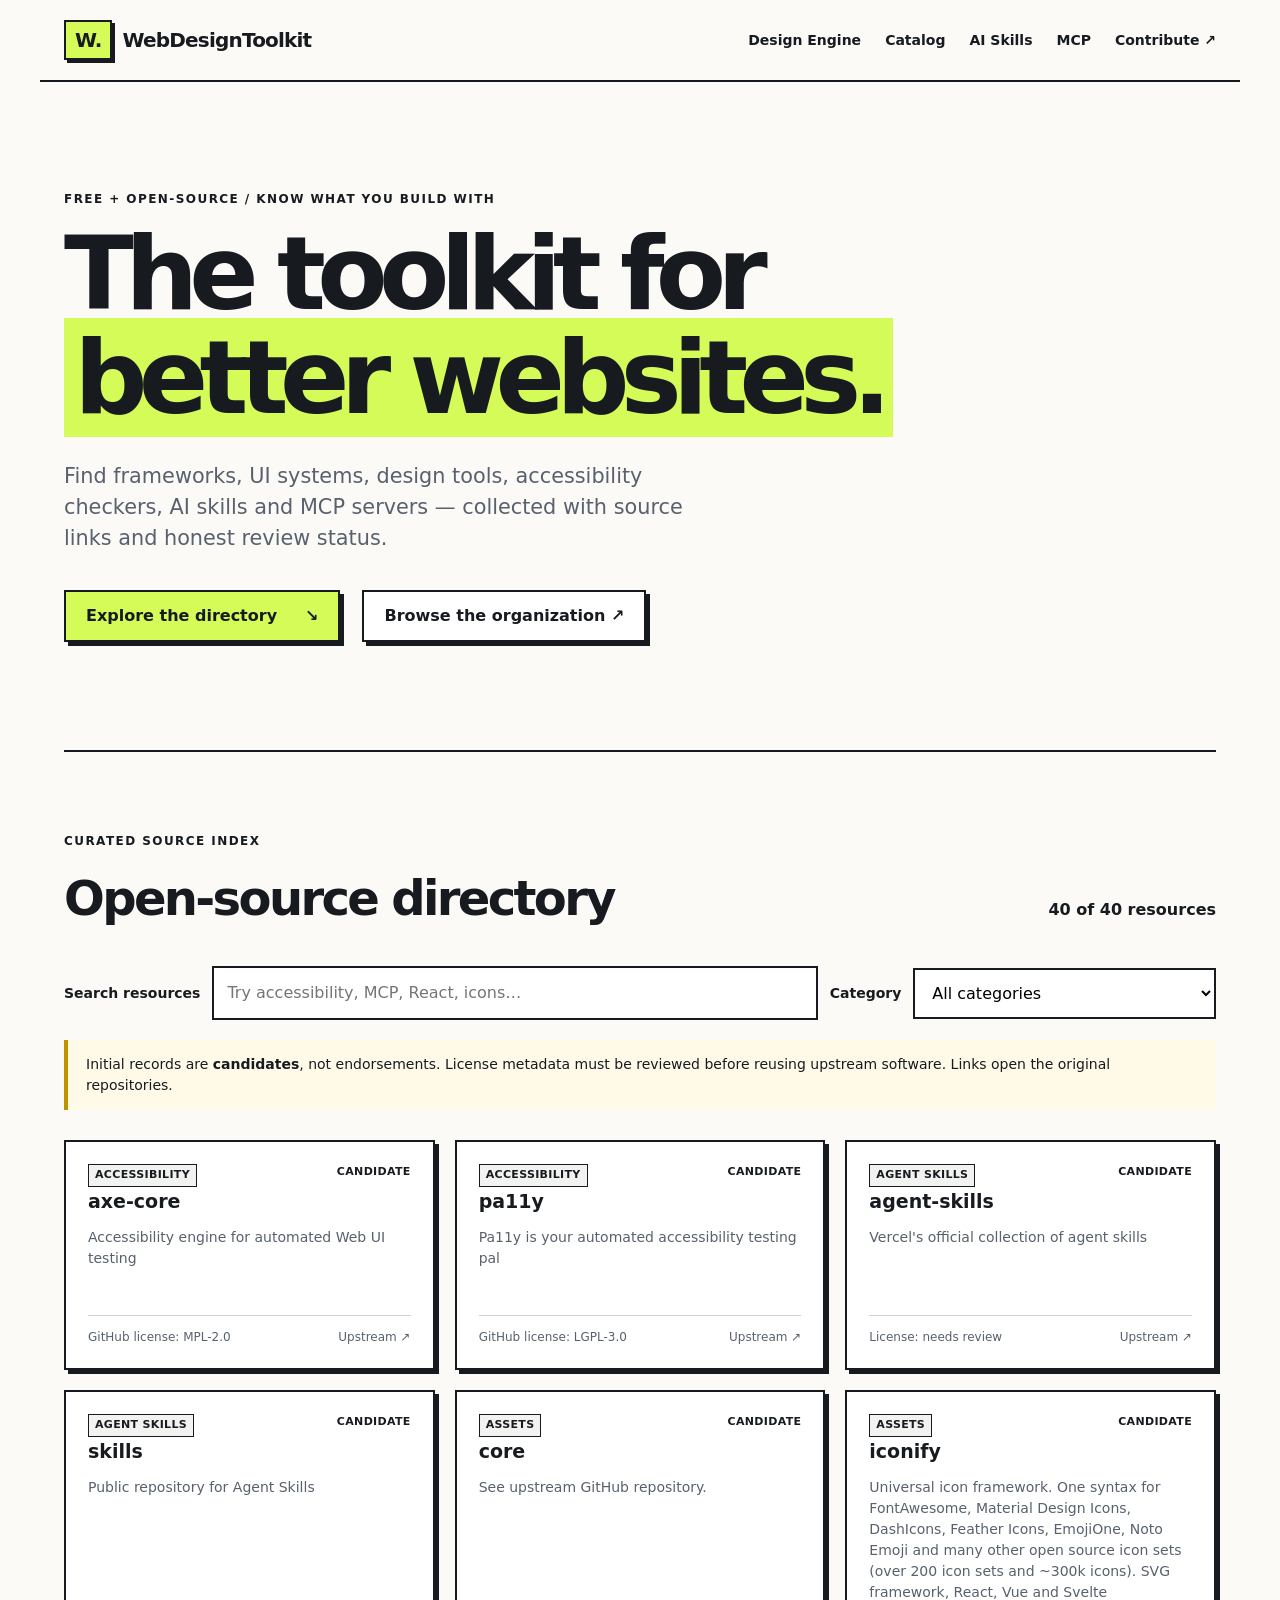
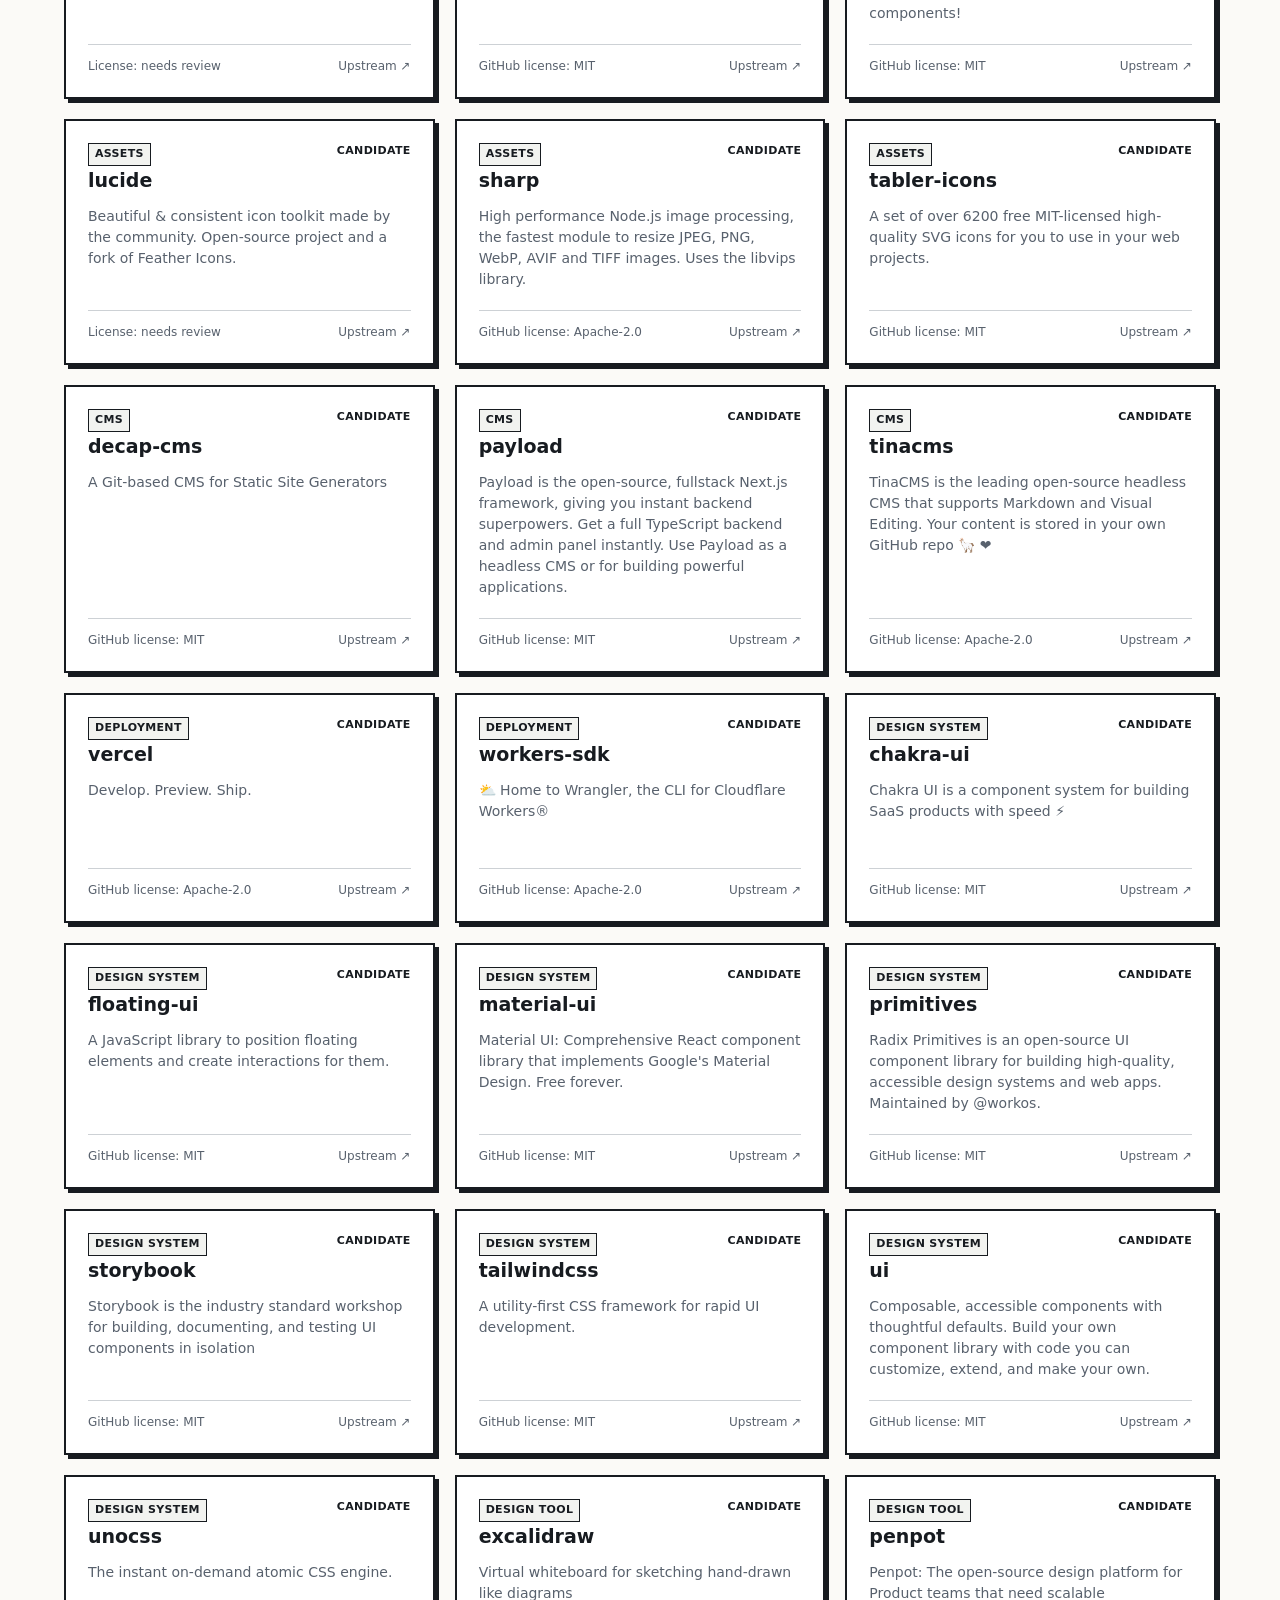
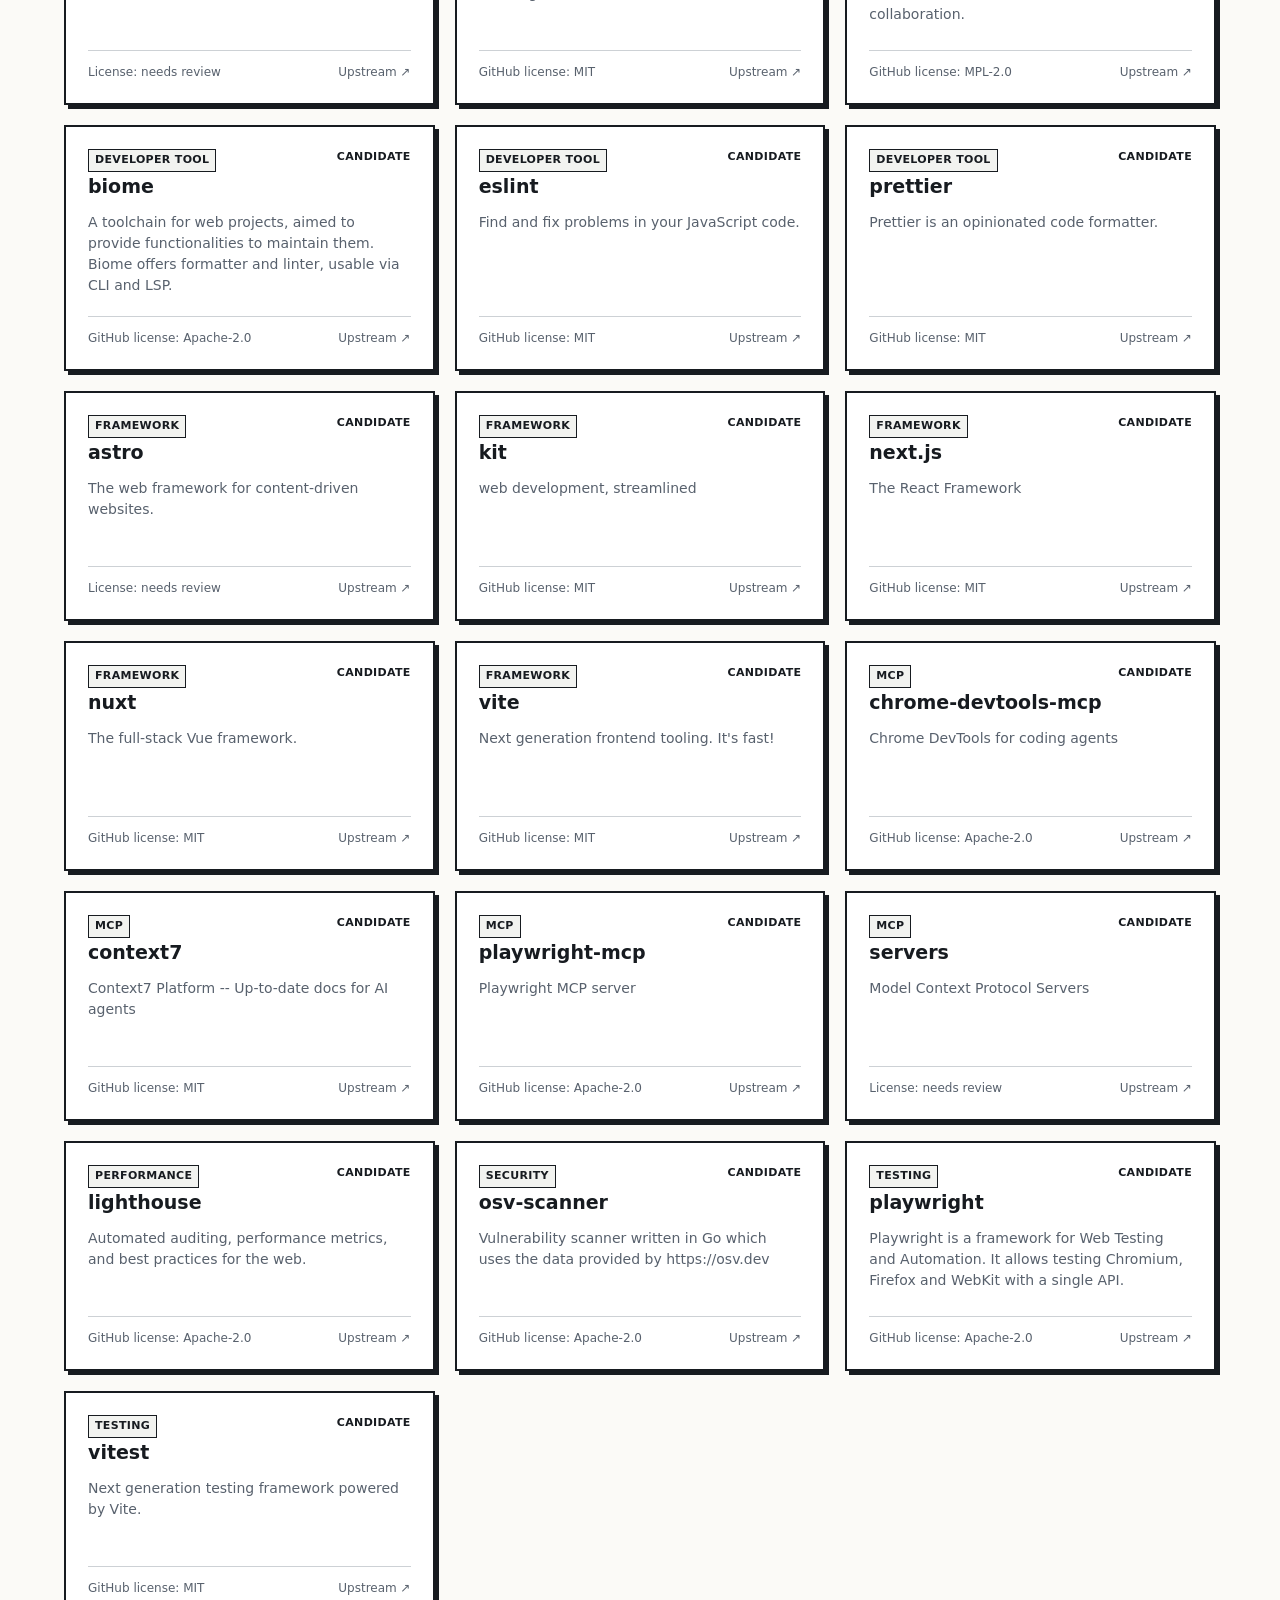
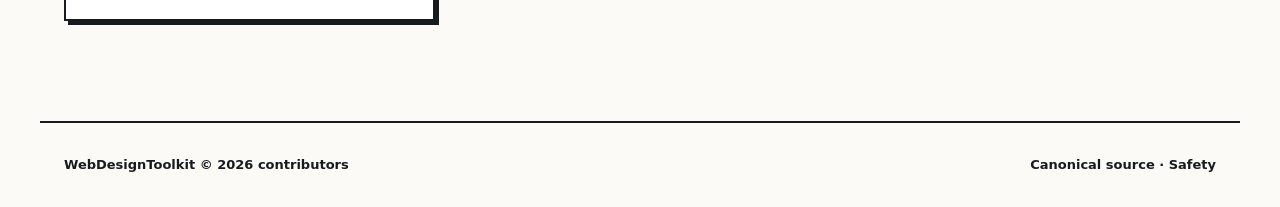
<file: index.html>
<!doctype html>
<html lang="en"><head><meta charset="utf-8"><meta name="viewport" content="width=device-width,initial-scale=1">
<meta name="description" content="Discover free and open-source resources for web design, accessibility, component systems, MCP and AI skills.">
<title>WebDesignToolkit — Open-source tools for better websites</title>
<link rel="icon" href="./favicon.svg" type="image/svg+xml"><link rel="stylesheet" href="./assets/styles.css"></head>
<body><a class="skip" href="#results">Skip to results</a>
<header class="topbar"><a class="brand" href="./" aria-label="WebDesignToolkit home"><span class="mark">W.</span> WebDesignToolkit</a><nav aria-label="Main navigation"><a href="./engine/">Design Engine</a><a href="https://github.com/WebDesignToolkit/catalog">Catalog</a><a href="https://github.com/WebDesignToolkit/skills">AI Skills</a><a href="https://github.com/WebDesignToolkit/mcp-servers">MCP</a><a href="https://github.com/WebDesignToolkit/.github/blob/main/CONTRIBUTING.md">Contribute ↗</a></nav></header>
<main><section class="hero"><p class="eyebrow">FREE + OPEN-SOURCE / KNOW WHAT YOU BUILD WITH</p><h1>The toolkit for<br><em>better websites.</em></h1><p class="subtitle">Find frameworks, UI systems, design tools, accessibility checkers, AI skills and MCP servers — collected with source links and honest review status.</p><div class="hero-links"><a class="btn btn-accent" href="#results">Explore the directory <span aria-hidden="true">↘</span></a><a class="btn" href="https://github.com/WebDesignToolkit">Browse the organization ↗</a></div></section>
<section class="directory" aria-labelledby="directory-heading"><div class="section-head"><div><p class="eyebrow">CURATED SOURCE INDEX</p><h2 id="directory-heading">Open-source directory</h2></div><p id="count" class="count" aria-live="polite">Loading resources…</p></div>
<div class="filters"><label for="search">Search resources</label><input id="search" type="search" placeholder="Try accessibility, MCP, React, icons…" autocomplete="off"><label for="category">Category</label><select id="category"><option value="">All categories</option></select></div>
<p class="notice">Initial records are <strong>candidates</strong>, not endorsements. License metadata must be reviewed before reusing upstream software. Links open the original repositories.</p>
<div id="results" class="cards" tabindex="-1" aria-live="polite"></div><p id="empty" hidden>No matching resources. Try another search or category.</p></section></main>
<footer><span>WebDesignToolkit © 2026 contributors</span><span><a href="https://github.com/WebDesignToolkit/catalog">Canonical source</a> · <a href="https://github.com/WebDesignToolkit/.github/blob/main/SECURITY.md">Safety</a></span></footer>
<script src="./assets/app.js" defer></script><!-- Engine v0.3 Pages publication refresh: original Foundry draft remains unmerged. -->
</body></html>
</file>
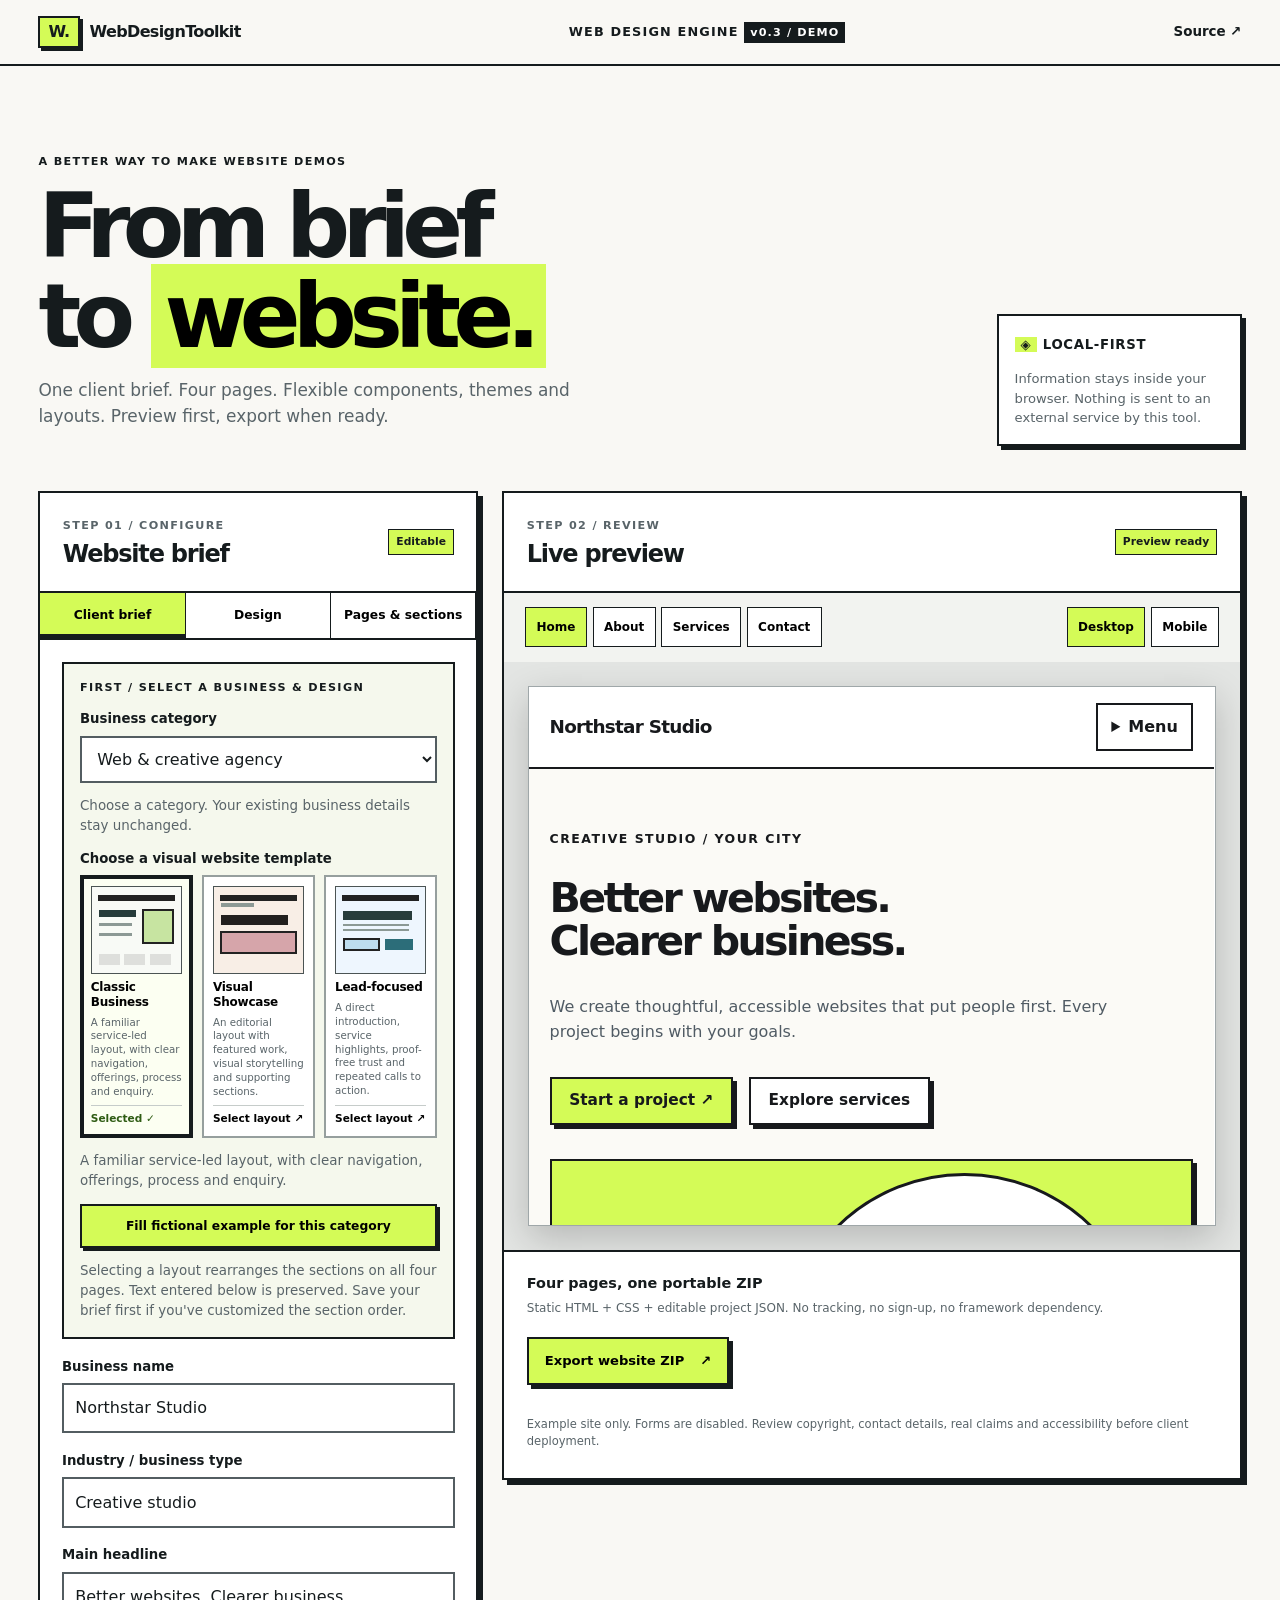
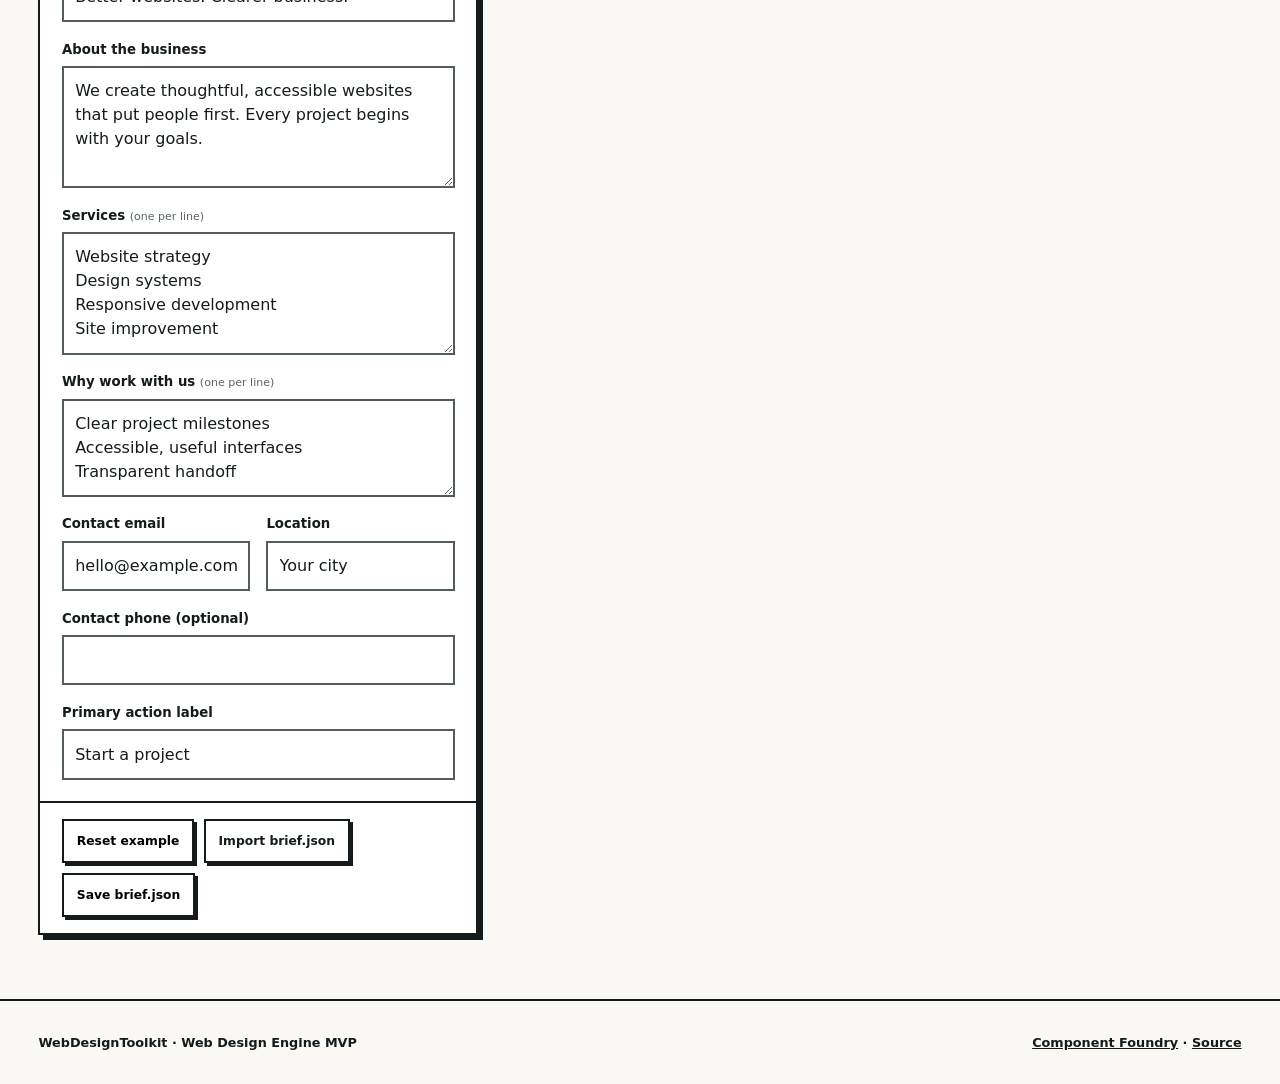
<file: engine-lab/index.html>
<!doctype html>
<html lang="en"><head><meta charset="utf-8"><meta name="viewport" content="width=device-width,initial-scale=1">
<meta name="description" content="Generate a complete customizable multi-page website demo from one client brief using WebDesignToolkit components.">
<title>Web Design Engine — WebDesignToolkit</title>
<link rel="icon" type="image/svg+xml" href="./assets/favicon.svg">
<link rel="stylesheet" href="./assets/editor.css"></head>
<body>
<a class="skip" href="#editor">Skip to editor</a>
<header class="topbar"><a class="brand" href="https://github.com/WebDesignToolkit" rel="noopener"><span class="mark">W.</span> WebDesignToolkit</a><span class="top-label">WEB DESIGN ENGINE <span class="version">v0.3 / DEMO</span></span><a class="top-source" href="https://github.com/WebDesignToolkit/web-design-engine">Source ↗</a></header>
<main>
<div class="intro"><div><p class="eyebrow">A BETTER WAY TO MAKE WEBSITE DEMOS</p><h1>From brief<br>to <mark>website.</mark></h1><p>One client brief. Four pages. Flexible components, themes and layouts. Preview first, export when ready.</p></div><div class="privacy"><strong><span aria-hidden="true">◈</span> LOCAL-FIRST</strong><p>Information stays inside your browser. Nothing is sent to an external service by this tool.</p></div></div>
<div class="workbench" id="editor">
<section class="editor-panel" aria-labelledby="editor-heading">
<div class="panel-head"><div><span class="eyebrow">STEP 01 / CONFIGURE</span><h2 id="editor-heading">Website brief</h2></div><span class="pill">Editable</span></div>
<div class="tabbar" role="group" aria-label="Editor tab"><button type="button" class="tab is-active" data-tab="brief" aria-pressed="true">Client brief</button><button type="button" class="tab" data-tab="theme" aria-pressed="false">Design</button><button type="button" class="tab" data-tab="pages" aria-pressed="false">Pages & sections</button></div>
<div class="tabcontent" data-panel="brief">
<div class="recipe-panel">
 <p class="eyebrow">FIRST / SELECT A BUSINESS & DESIGN</p>
 <div class="field"><label for="category">Business category</label><select id="category" aria-describedby="category-help"></select></div>
 <p id="category-help" class="helper">Choose a category. Your existing business details stay unchanged.</p>
 <div class="field">
<label id="template-cards-label">Choose a visual website template</label>
<div id="template-gallery" class="template-gallery" role="group" aria-labelledby="template-cards-label"></div>
<label for="layout-template" class="sr-only">Website layout template (accessible alternative)</label>
<select id="layout-template" class="sr-only" aria-describedby="template-info"></select>
</div>
 <p id="template-info" class="helper">Choose a complete multi-page layout recipe.</p>
 <button type="button" id="example-content" class="small-btn">Fill fictional example for this category</button>
 <p class="helper">Selecting a layout rearranges the sections on all four pages. Text entered below is preserved. Save your brief first if you've customized the section order.</p>
</div>
<div class="field"><label for="business-name">Business name</label><input id="business-name" data-biz="name" maxlength="80" placeholder="Example Studio"></div>
<div class="field"><label for="industry">Industry / business type</label><input id="industry" data-biz="industry" list="industry-presets" maxlength="80" placeholder="e.g. Dental clinic"><datalist id="industry-presets"><option value="Creative studio"><option value="Local services"><option value="Consulting"><option value="Technology"><option value="Healthcare services"><option value="Education"><option value="Retail"></datalist></div>
<div class="field"><label for="tagline">Main headline</label><input id="tagline" data-biz="tagline" maxlength="130"></div>
<div class="field"><label for="summary">About the business</label><textarea id="summary" data-biz="summary" rows="4" maxlength="500"></textarea></div>
<div class="field"><label for="services">Services <small>(one per line)</small></label><textarea id="services" data-list="services" rows="4"></textarea></div>
<div class="field"><label for="benefits">Why work with us <small>(one per line)</small></label><textarea id="benefits" data-list="benefits" rows="3"></textarea></div>
<div class="form-row"><div class="field"><label for="email">Contact email</label><input id="email" data-biz="email" type="email"></div><div class="field"><label for="location">Location</label><input id="location" data-biz="location"></div></div>
<div class="field"><label for="phone">Contact phone (optional)</label><input id="phone" data-biz="phone" type="tel" autocomplete="tel"></div>
<div class="field"><label for="cta">Primary action label</label><input id="cta" data-biz="cta"></div>
</div>
<div class="tabcontent" data-panel="theme" hidden>
<div class="field"><label for="palette">Brand color palette</label><select id="palette"></select><div id="palette-preview" class="palette-preview" aria-hidden="true"></div><p class="helper">Palettes change colors, independently of the layout and design style.</p></div>
<p class="helper">Switch any theme, then customize semantic color tokens for all generated pages.</p>
<section class="field" aria-label="Hero artwork design">
<label id="visual-style-label">Hero image / illustration</label>
<div id="visual-gallery" class="visual-gallery" role="group" aria-labelledby="visual-style-label"></div>
<div class="photo-upload">
<label for="hero-file" class="small-btn">Upload client photo (JPG, PNG, WebP)</label>
<input id="hero-file" type="file" accept="image/jpeg,image/png,image/webp" hidden>
<button type="button" id="clear-hero" class="small-btn">Remove photo</button>
</div>
<p class="helper">Your image stays in this browser and is embedded in the exported demo. Maximum 900 KB. Only use images you have permission to use.</p>
<div class="field"><label for="hero-alt">Image description (for accessibility)</label><input type="text" id="hero-alt" maxlength="130" placeholder="Describe the uploaded hero photo"></div>
</section>
<div class="field"><label for="preset">Theme preset</label><select id="preset" data-design="preset"><option value="hardline">Hardline / tactile</option><option value="studio">Studio / refined</option><option value="calm">Calm / editorial</option></select></div>
<div class="swatches"><div class="field"><label for="accent">Accent</label><input id="accent" data-color="accent" type="color"></div><div class="field"><label for="background">Background</label><input id="background" data-color="bg" type="color"></div><div class="field"><label for="ink">Text</label><input id="ink" data-color="ink" type="color"></div><div class="field"><label for="surface">Card surface</label><input id="surface" data-color="surface" type="color"></div></div>
<div class="form-row"><div class="field"><label for="font">Typography</label><select id="font" data-design="font"><option value="system">Modern sans-serif</option><option value="serif">Editorial serif</option><option value="mono">Technical monospace</option></select></div><div class="field"><label for="density">Density</label><select id="density" data-design="density"><option value="compact">Compact</option><option value="comfortable">Comfortable</option><option value="spacious">Spacious</option></select></div></div>
<div class="field"><label for="heading-font">Heading typography</label><select id="heading-font" data-design="headingFont"><option value="system">Modern sans</option><option value="serif">Editorial serif</option><option value="humanist">Humanist</option><option value="display">Bold display</option><option value="mono">Monospace</option></select></div>
<div class="field"><label for="radius">Corner radius <span id="radius-label"></span></label><input id="radius" data-design="radius" type="range" min="0" max="24" step="2"></div>
<div class="field"><label class="check"><input id="shadow" data-design="shadow" type="checkbox"> Tactile card and button shadows</label></div>
</div>
<div class="tabcontent" data-panel="pages" hidden>
<p class="helper">Select a page, then reorder or change its sections. Every section uses a stable Foundry component ID and a data-bound adapter.</p>
<div class="field"><label for="compose-page">Editing page</label><select id="compose-page"><option value="index">Home</option><option value="about">About</option><option value="services">Services</option><option value="contact">Contact</option></select></div>
<div id="section-list" class="section-list" aria-label="Page section order"></div>
<div class="field"><label for="add-section">Add Foundry section</label><div class="add-section"><select id="add-section"></select><button id="add-section-button" type="button" class="small-btn">Add section +</button></div></div>
<p class="helper">The current engine has 13 data-bound adapters. More of the 44 Foundry patterns can be added without changing the project format.</p>
</div>
<div class="editor-footer"><button type="button" id="reset" class="small-btn">Reset example</button><label class="small-btn import-btn" for="import-json">Import brief.json <input id="import-json" type="file" accept=".json,application/json" hidden></label><button type="button" id="save-json" class="small-btn">Save brief.json</button></div>
</section>
<section class="preview-panel" aria-labelledby="preview-heading">
<div class="panel-head"><div><span class="eyebrow">STEP 02 / REVIEW</span><h2 id="preview-heading">Live preview</h2></div><span class="pill" id="preview-status" role="status">Preparing…</span></div>
<div class="preview-toolbar"><div role="group" aria-label="Page preview"><button class="preview-page is-active" data-page="index" aria-pressed="true">Home</button><button class="preview-page" data-page="about" aria-pressed="false">About</button><button class="preview-page" data-page="services" aria-pressed="false">Services</button><button class="preview-page" data-page="contact" aria-pressed="false">Contact</button></div><div role="group" aria-label="Viewport"><button class="preview-width is-active" data-width="desktop" aria-pressed="true">Desktop</button><button class="preview-width" data-width="mobile" aria-pressed="false">Mobile</button></div></div>
<div class="preview-shell"><div id="preview-frame" class="preview-frame desktop"><iframe id="site-frame" title="Generated website demo preview" sandbox="" referrerpolicy="no-referrer"></iframe></div></div>
<div class="export"><div><strong>Four pages, one portable ZIP</strong><p>Static HTML + CSS + editable project JSON. No tracking, no sign-up, no framework dependency.</p></div><button type="button" class="export-btn" id="download-zip">Export website ZIP <span aria-hidden="true">↗</span></button></div>
<p class="footer-note">Example site only. Forms are disabled. Review copyright, contact details, real claims and accessibility before client deployment.</p>
</section>
</div>
</main><footer class="site-footer"><span>WebDesignToolkit · Web Design Engine MVP</span><span><a href="https://github.com/WebDesignToolkit/design-system">Component Foundry</a> · <a href="https://github.com/WebDesignToolkit/web-design-engine">Source</a></span></footer>
<script type="module" src="./src/app.js"></script></body></html>
</file>
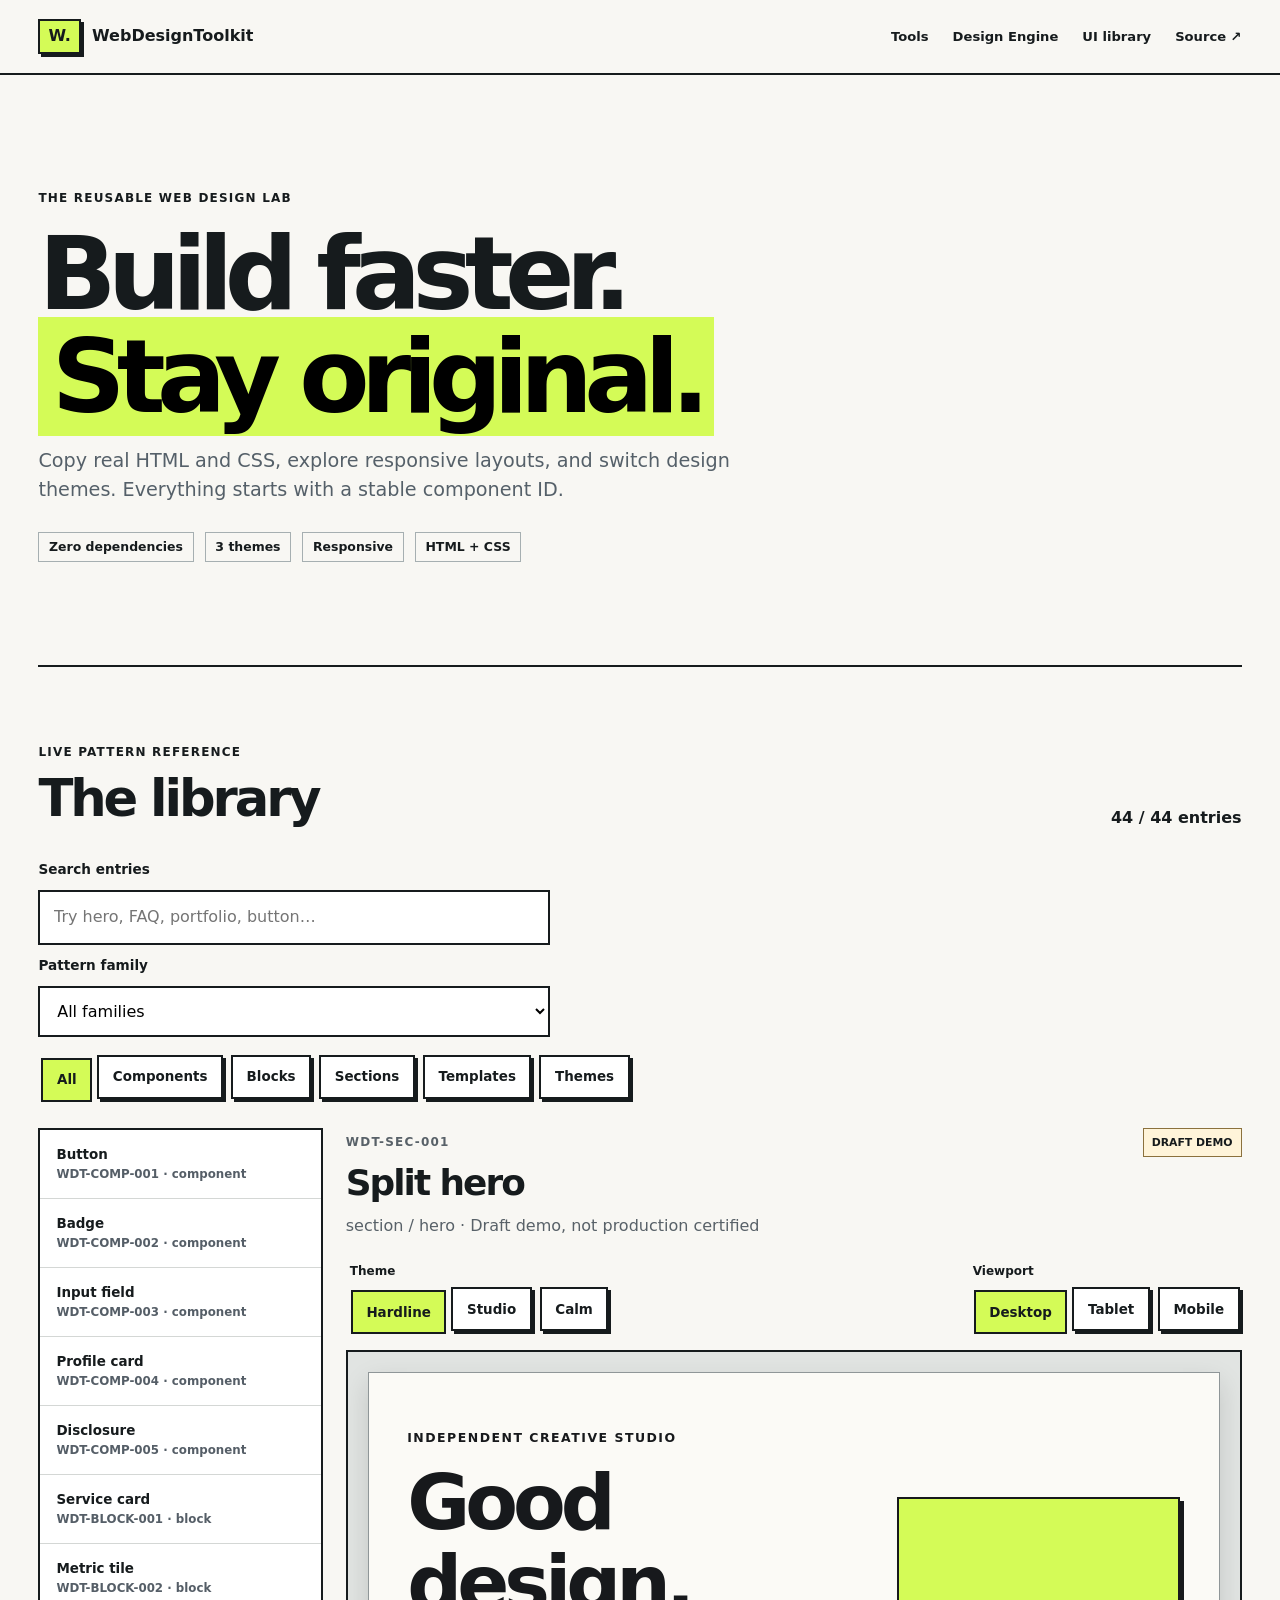
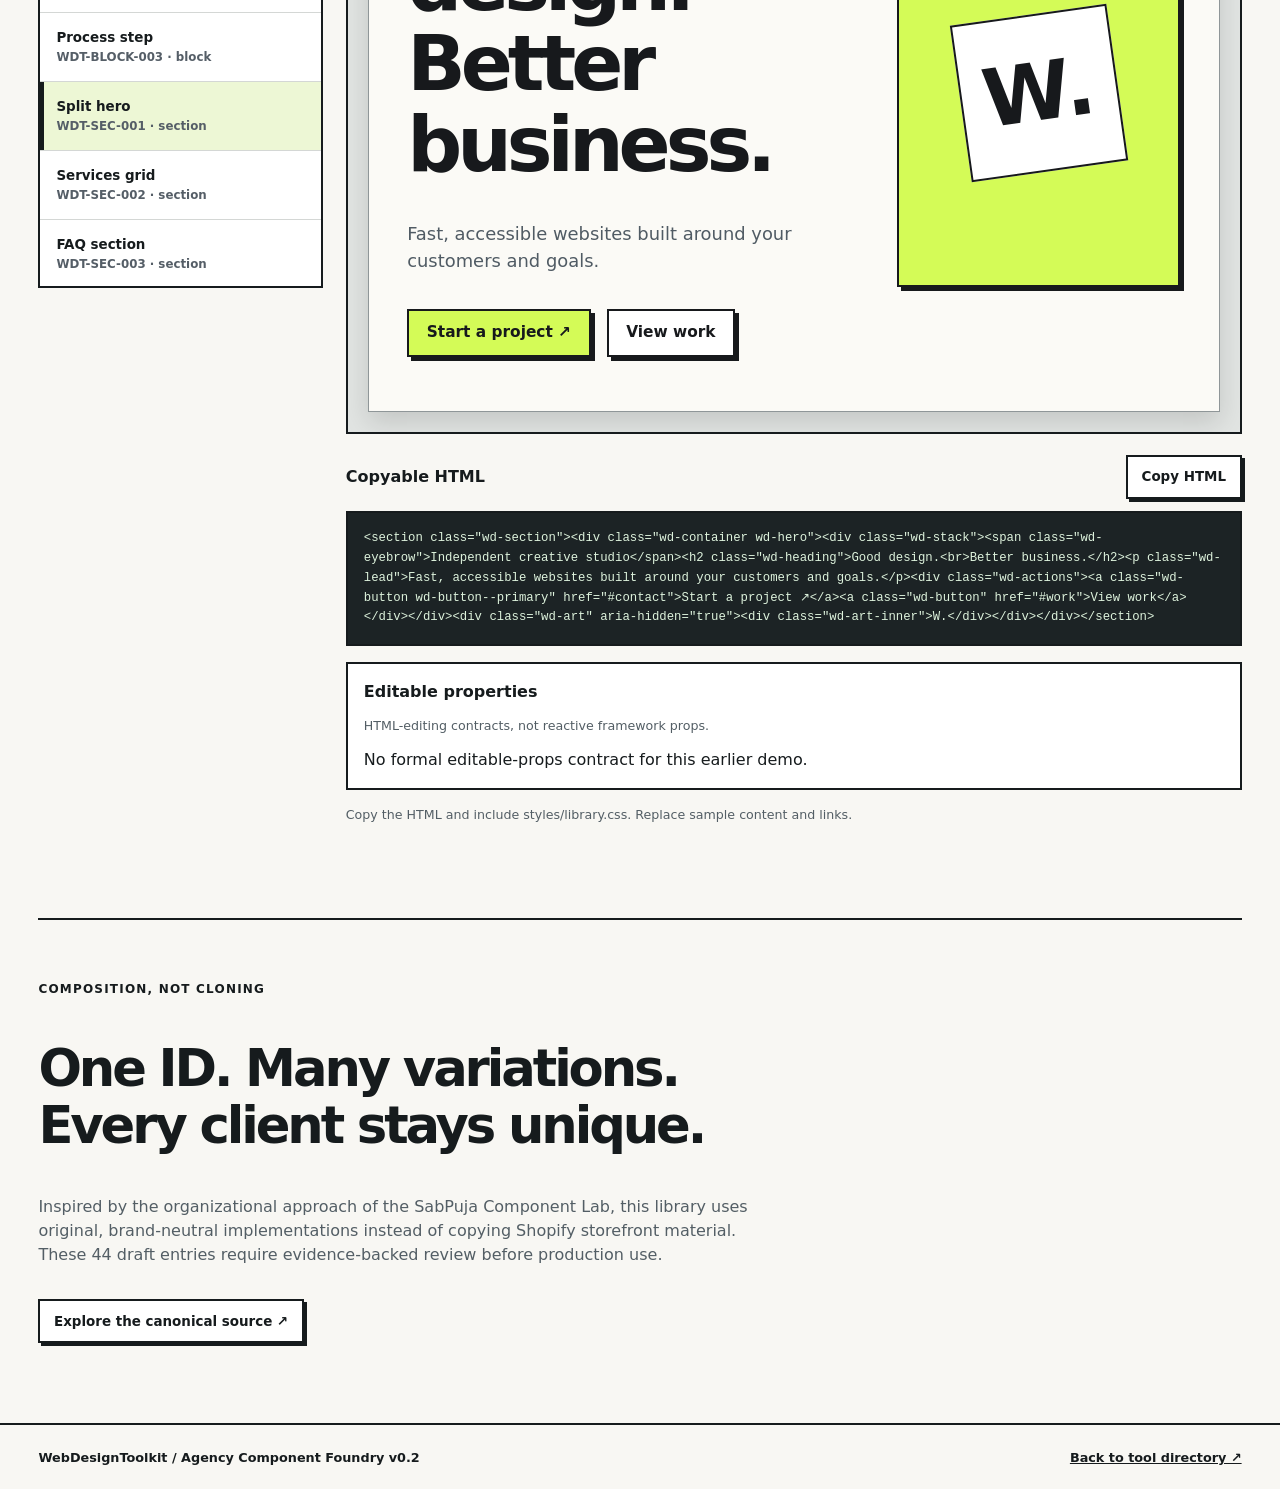
<file: library/index.html>
<!doctype html><html lang="en"><head><meta charset="utf-8"><meta name="viewport" content="width=device-width,initial-scale=1"><meta name="description" content="Reusable components, blocks, sections, templates and themes for agency websites."><title>UI Library — WebDesignToolkit</title><link rel="stylesheet" href="./styles/library.css"><link rel="stylesheet" href="./assets/gallery.css"></head><body class="lab">
<a class="skip" href="#results">Skip to library</a><header class="top"><a class="brand" href="../"><b>W.</b> WebDesignToolkit</a><nav aria-label="Site"><a href="../">Tools</a><a href="../engine/">Design Engine</a><a aria-current="page" href="./">UI library</a><a href="https://github.com/WebDesignToolkit/design-system">Source ↗</a></nav></header>
<main><section class="hero"><p class="eyebrow">THE REUSABLE WEB DESIGN LAB</p><h1>Build faster.<br><mark>Stay original.</mark></h1><p>Copy real HTML and CSS, explore responsive layouts, and switch design themes. Everything starts with a stable component ID.</p><div class="chips"><span>Zero dependencies</span><span>3 themes</span><span>Responsive</span><span>HTML + CSS</span></div></section>
<section class="workspace" aria-labelledby="library-heading"><div class="head"><div><p class="eyebrow">LIVE PATTERN REFERENCE</p><h2 id="library-heading">The library</h2></div><span id="count" aria-live="polite">Loading…</span></div>
<div class="toolset"><label for="search">Search entries</label><input id="search" type="search" placeholder="Try hero, FAQ, portfolio, button…" autocomplete="off"><label for="family">Pattern family</label><select id="family"><option value="all">All families</option></select><div class="filters" role="group" aria-label="Category"><button data-filter="all" aria-pressed="true">All</button><button data-filter="component">Components</button><button data-filter="block">Blocks</button><button data-filter="section">Sections</button><button data-filter="template">Templates</button><button data-filter="theme">Themes</button></div></div>
<div class="layout"><aside class="sidebar" id="results" aria-label="UI entries"><div id="itemList"></div><p id="empty" hidden>No matching items.</p></aside><div class="details"><div class="selected"><div><p id="itemId" class="eyebrow">WDT-</p><h3 id="itemName">Loading…</h3><p id="itemMeta"></p></div><span class="draft">DRAFT DEMO</span></div>
<div class="controls"><fieldset><legend>Theme</legend><button data-theme="hardline" aria-pressed="true">Hardline</button><button data-theme="studio">Studio</button><button data-theme="calm">Calm</button></fieldset><fieldset><legend>Viewport</legend><button data-width="desktop" aria-pressed="true">Desktop</button><button data-width="tablet">Tablet</button><button data-width="mobile">Mobile</button></fieldset></div>
<div class="stage"><div id="preview" class="canvas desktop" data-wd-theme="hardline"><div id="previewContent" class="preview-content"></div></div></div><div class="source-head"><h4>Copyable HTML</h4><button id="copy" type="button">Copy HTML</button></div><pre class="code"><code id="source"></code></pre><section class="props"><h4>Editable properties</h4><p class="notice">HTML-editing contracts, not reactive framework props.</p><div id="props"></div></section><p id="notice" class="notice" role="status">Use the source stylesheet alongside this HTML. Replace illustrative content before client use.</p></div></div>
</section><section class="bottom"><p class="eyebrow">COMPOSITION, NOT CLONING</p><h2>One ID. Many variations.<br>Every client stays unique.</h2><p>Inspired by the organizational approach of the SabPuja Component Lab, this library uses original, brand-neutral implementations instead of copying Shopify storefront material. These 44 draft entries require evidence-backed review before production use.</p><a href="https://github.com/WebDesignToolkit/design-system" class="action">Explore the canonical source ↗</a></section></main><footer><span>WebDesignToolkit / Agency Component Foundry v0.2</span><a href="../">Back to tool directory ↗</a></footer><script defer src="./scripts/interactions.js"></script><script defer src="./assets/gallery.js"></script></body></html>
</file>
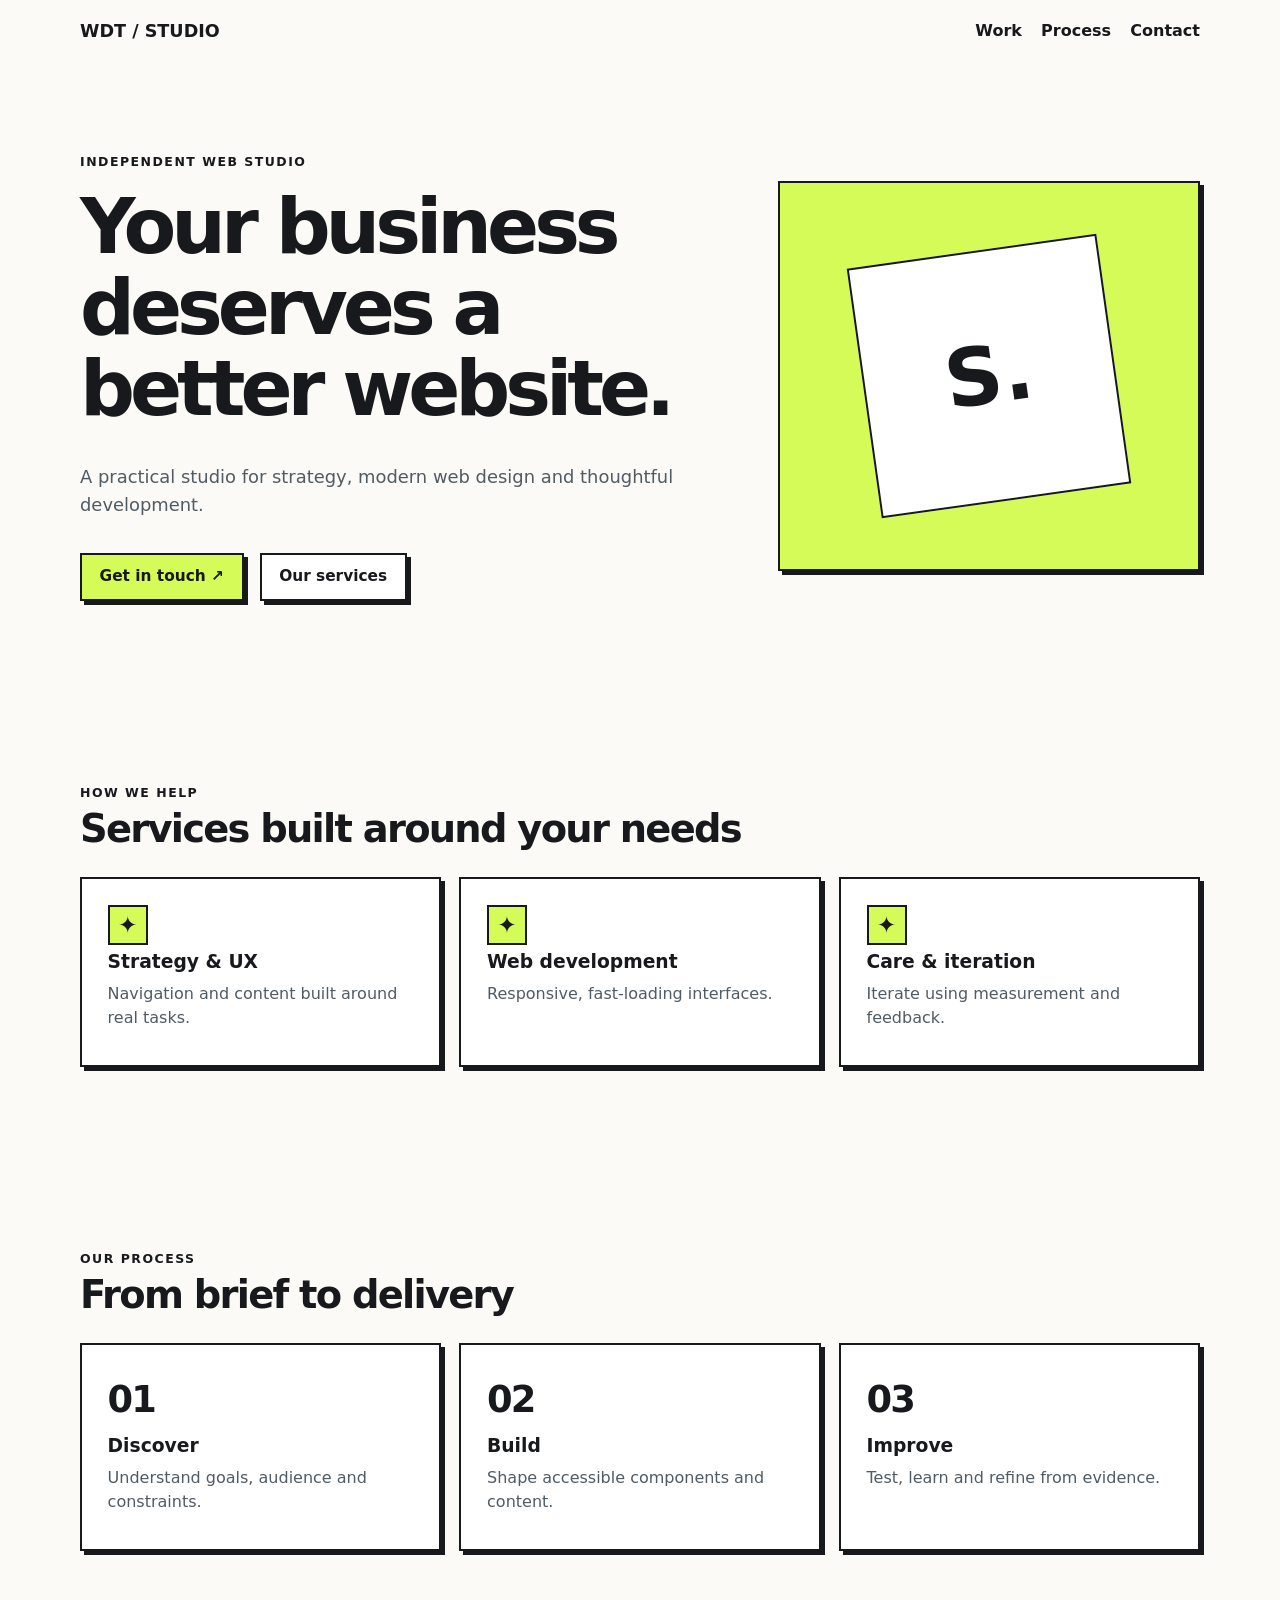
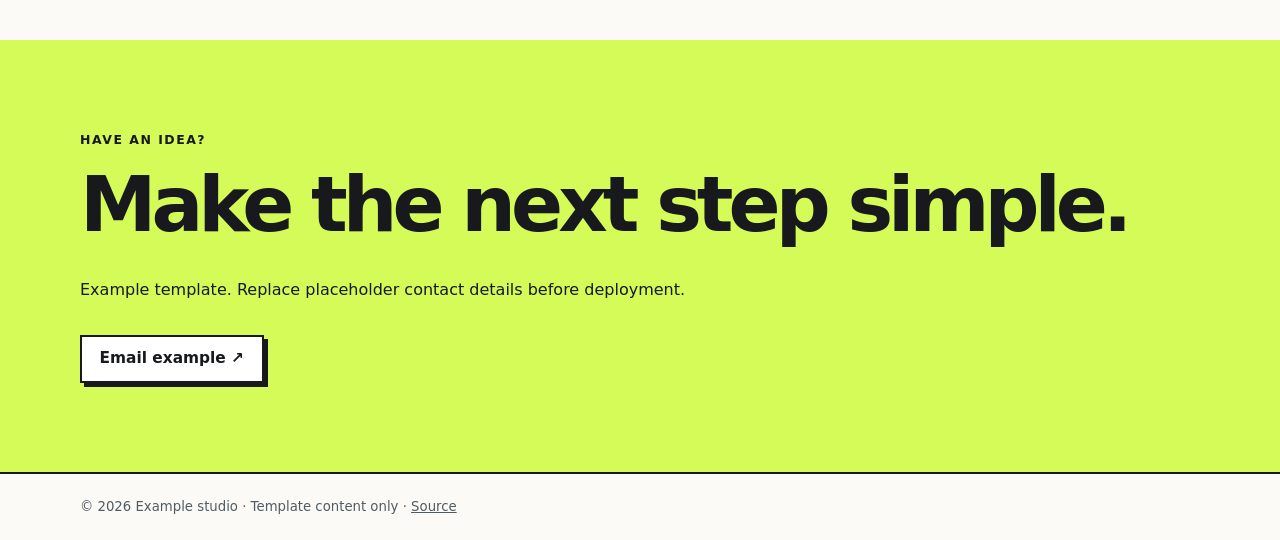
<file: library/templates/agency.html>
<!doctype html><html lang="en" data-wd-theme="hardline"><head><meta charset="utf-8"><meta name="viewport" content="width=device-width,initial-scale=1"><title>Agency template — WebDesignToolkit</title><meta name="description" content="Reusable agency website template with semantic HTML and CSS."><link rel="stylesheet" href="../styles/library.css"></head><body style="margin:0"><div class="wd-container"><header class="wd-navbar"><a style="font-weight:900;font-size:1.1rem" href="#top">WDT / STUDIO</a><nav aria-label="Site"><a href="#work">Work</a><a href="#process">Process</a><a href="#contact">Contact</a></nav></header></div><main id="top"><section class="wd-section"><div class="wd-container wd-hero"><div class="wd-stack"><span class="wd-eyebrow">Independent web studio</span><h1 class="wd-heading">Your business deserves a better website.</h1><p class="wd-lead">A practical studio for strategy, modern web design and thoughtful development.</p><div class="wd-actions"><a class="wd-button wd-button--primary" href="#contact">Get in touch ↗</a><a class="wd-button" href="#work">Our services</a></div></div><div class="wd-art" aria-hidden="true"><div class="wd-art-inner">S.</div></div></div></section><section class="wd-section" id="work"><div class="wd-container"><div class="wd-section-head"><div><span class="wd-eyebrow">How we help</span><h2>Services built around your needs</h2></div></div><div class="wd-grid"><article class="wd-card"><span class="wd-icon" aria-hidden="true">✦</span><h3>Strategy & UX</h3><p>Navigation and content built around real tasks.</p></article><article class="wd-card"><span class="wd-icon" aria-hidden="true">✦</span><h3>Web development</h3><p>Responsive, fast-loading interfaces.</p></article><article class="wd-card"><span class="wd-icon" aria-hidden="true">✦</span><h3>Care & iteration</h3><p>Iterate using measurement and feedback.</p></article></div></div></section><section class="wd-section" id="process"><div class="wd-container"><div class="wd-section-head"><div><span class="wd-eyebrow">Our process</span><h2>From brief to delivery</h2></div></div><div class="wd-grid wd-steps"><article class="wd-card wd-step"><h3>Discover</h3><p>Understand goals, audience and constraints.</p></article><article class="wd-card wd-step"><h3>Build</h3><p>Shape accessible components and content.</p></article><article class="wd-card wd-step"><h3>Improve</h3><p>Test, learn and refine from evidence.</p></article></div></div></section><section class="wd-section wd-section--accent" id="contact"><div class="wd-container wd-stack"><span class="wd-eyebrow">Have an idea?</span><h2 class="wd-heading">Make the next step simple.</h2><p>Example template. Replace placeholder contact details before deployment.</p><div class="wd-actions"><a class="wd-button" href="mailto:hello@example.com?subject=Project%20enquiry">Email example ↗</a></div></div></section></main><footer class="wd-footer"><div class="wd-container">© 2026 Example studio · Template content only · <a href="https://github.com/WebDesignToolkit/design-system">Source</a></div></footer></body></html>
</file>
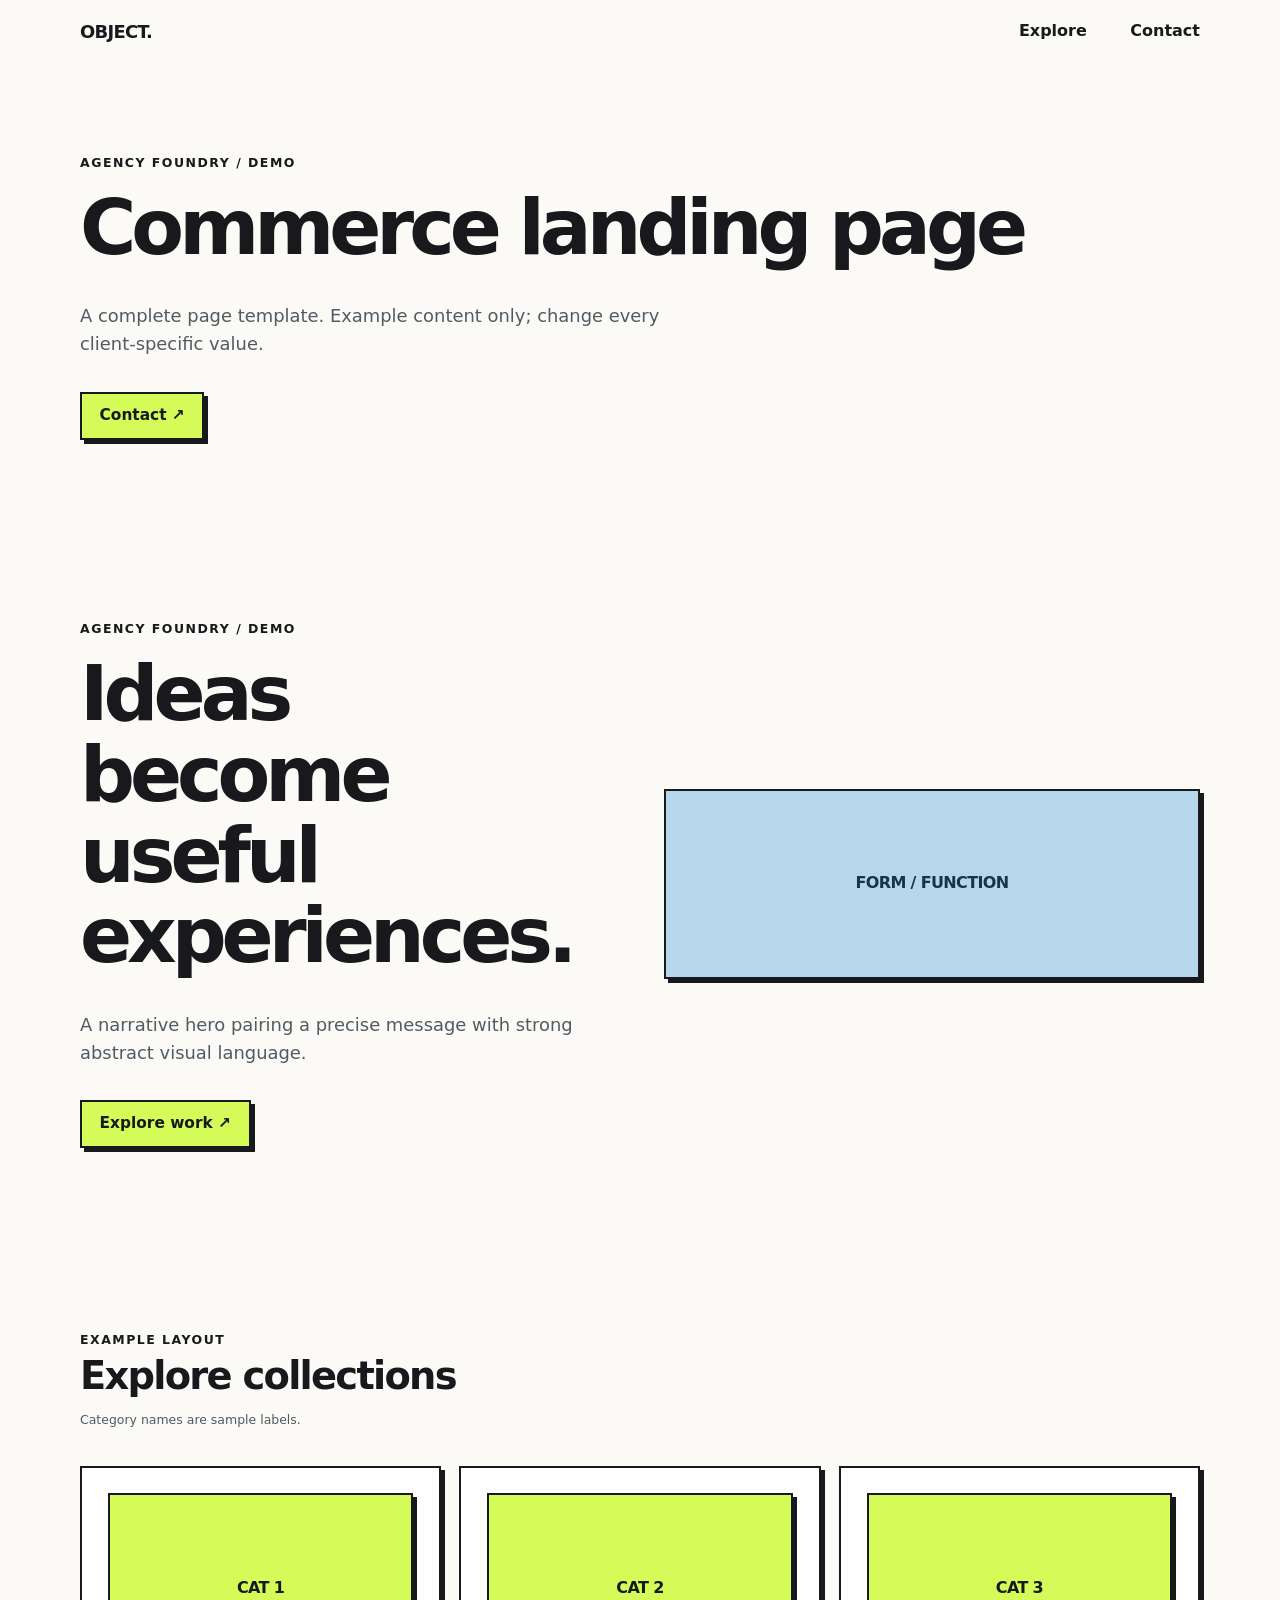
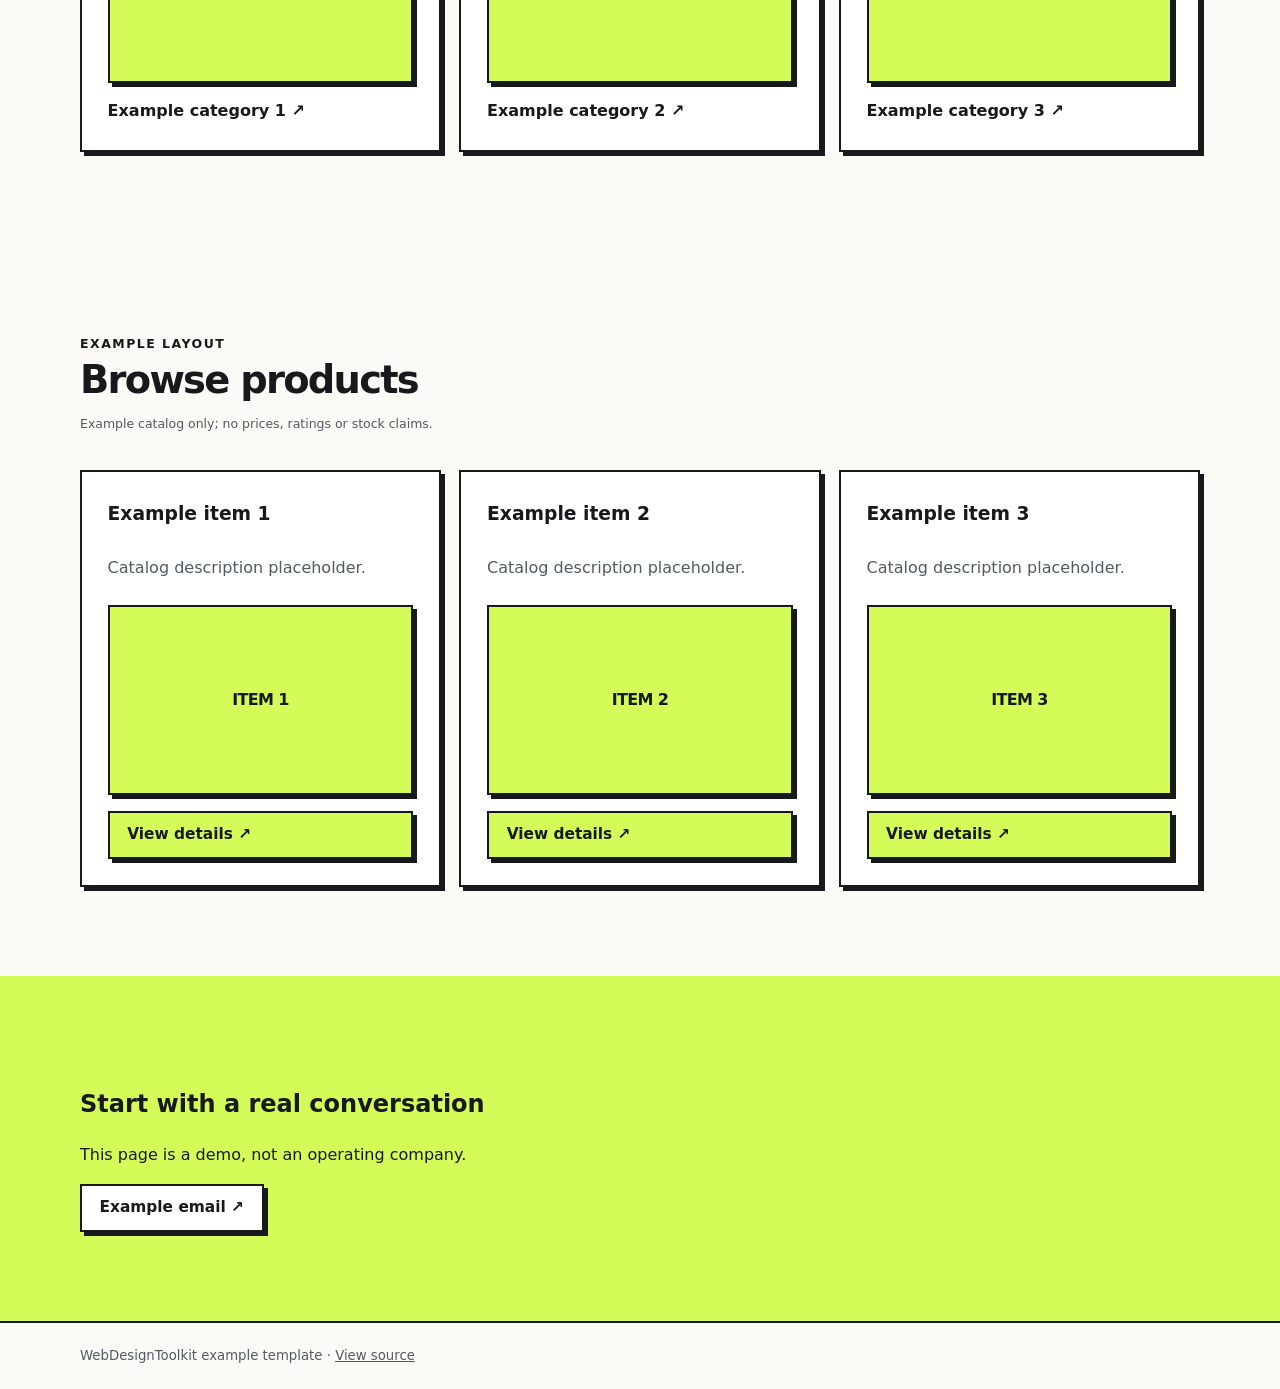
<file: library/templates/commerce.html>
<!doctype html><html lang="en" data-wd-theme="hardline"><head><meta charset="utf-8"><meta name="viewport" content="width=device-width, initial-scale=1"><title>Commerce landing page · Foundry demo</title><meta name="description" content="Agency Foundry sample page, not a live business."><link rel="stylesheet" href="../styles/library.css"><script src="../scripts/interactions.js" defer></script></head><body id="top" style="margin:0"><div class="wd-container"><header class="wd-navbar"><a href="#top" class="wd-wordmark">OBJECT.</a><nav aria-label="Primary"><a href="#work">Explore</a> &nbsp; <a href="#contact">Contact</a></nav></header></div><main><section class="wd-section"><div class="wd-container"><div class="wd-stack"><span class="wd-eyebrow">Agency Foundry / Demo</span><h2 class="wd-heading">Commerce landing page</h2><p class="wd-lead">A complete page template. Example content only; change every client-specific value.</p><div class="wd-actions"><a class="wd-button wd-button--primary" href="#contact">Contact ↗</a></div></div></div></section><div id="work"><section class="wd-section"><div class="wd-container wd-split"><div class="wd-stack"><span class="wd-eyebrow">Agency Foundry / Demo</span><h2 class="wd-heading">Ideas become useful experiences.</h2><p class="wd-lead">A narrative hero pairing a precise message with strong abstract visual language.</p><div class="wd-actions"><a class="wd-button wd-button--primary" href="#contact">Explore work ↗</a></div></div><div class="wd-example-art wd-example-art--blue" role="img" aria-label="Abstract editorial design illustration">FORM / FUNCTION</div></div></section>
<section class="wd-section"><div class="wd-container"><div class="wd-section-head"><div><span class="wd-eyebrow">Example layout</span><h2>Explore collections</h2><p class="wd-preview-label">Category names are sample labels.</p></div></div><div class="wd-grid"><a class="wd-card wd-stack wd-category" href="#products"><div class="wd-example-art" role="img" aria-label="Abstract placeholder illustration">CAT 1</div><strong>Example category 1 ↗</strong></a><a class="wd-card wd-stack wd-category" href="#products"><div class="wd-example-art" role="img" aria-label="Abstract placeholder illustration">CAT 2</div><strong>Example category 2 ↗</strong></a><a class="wd-card wd-stack wd-category" href="#products"><div class="wd-example-art" role="img" aria-label="Abstract placeholder illustration">CAT 3</div><strong>Example category 3 ↗</strong></a></div></div></section>
<section class="wd-section"><div class="wd-container"><div class="wd-section-head"><div><span class="wd-eyebrow">Example layout</span><h2>Browse products</h2><p class="wd-preview-label">Example catalog only; no prices, ratings or stock claims.</p></div></div><div class="wd-grid"><article class="wd-card wd-stack"><h3>Example item 1</h3><p>Catalog description placeholder.</p><div class="wd-example-art" role="img" aria-label="Abstract placeholder illustration">ITEM 1</div><a class="wd-button wd-button--primary" href="#products">View details ↗</a></article><article class="wd-card wd-stack"><h3>Example item 2</h3><p>Catalog description placeholder.</p><div class="wd-example-art" role="img" aria-label="Abstract placeholder illustration">ITEM 2</div><a class="wd-button wd-button--primary" href="#products">View details ↗</a></article><article class="wd-card wd-stack"><h3>Example item 3</h3><p>Catalog description placeholder.</p><div class="wd-example-art" role="img" aria-label="Abstract placeholder illustration">ITEM 3</div><a class="wd-button wd-button--primary" href="#products">View details ↗</a></article></div></div></section></div><section class="wd-section wd-section--accent" id="contact"><div class="wd-container"><h2>Start with a real conversation</h2><p>This page is a demo, not an operating company.</p><a class="wd-button" href="mailto:hello@example.com?subject=Sample%20enquiry">Example email ↗</a></div></section></main><footer class="wd-footer"><div class="wd-container">WebDesignToolkit example template · <a href="https://github.com/WebDesignToolkit/design-system">View source</a></div></footer></body></html>
</file>
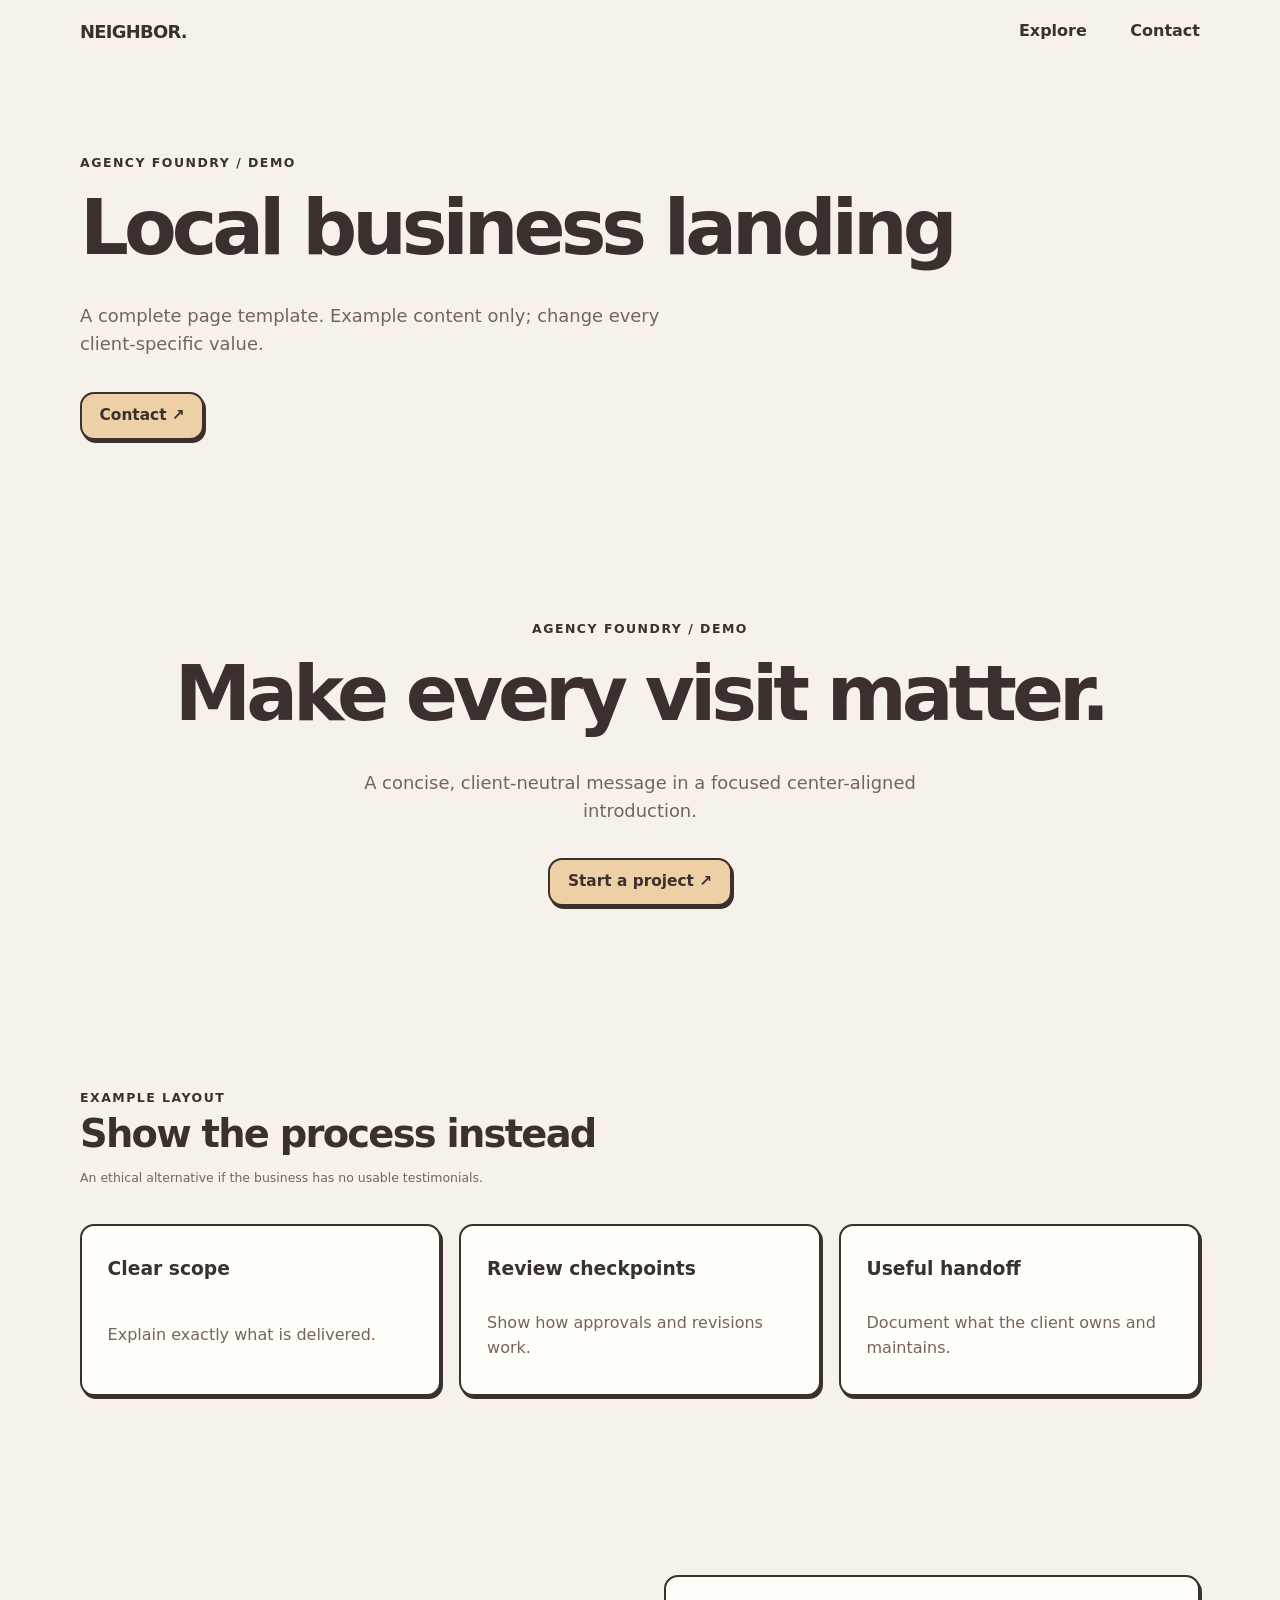
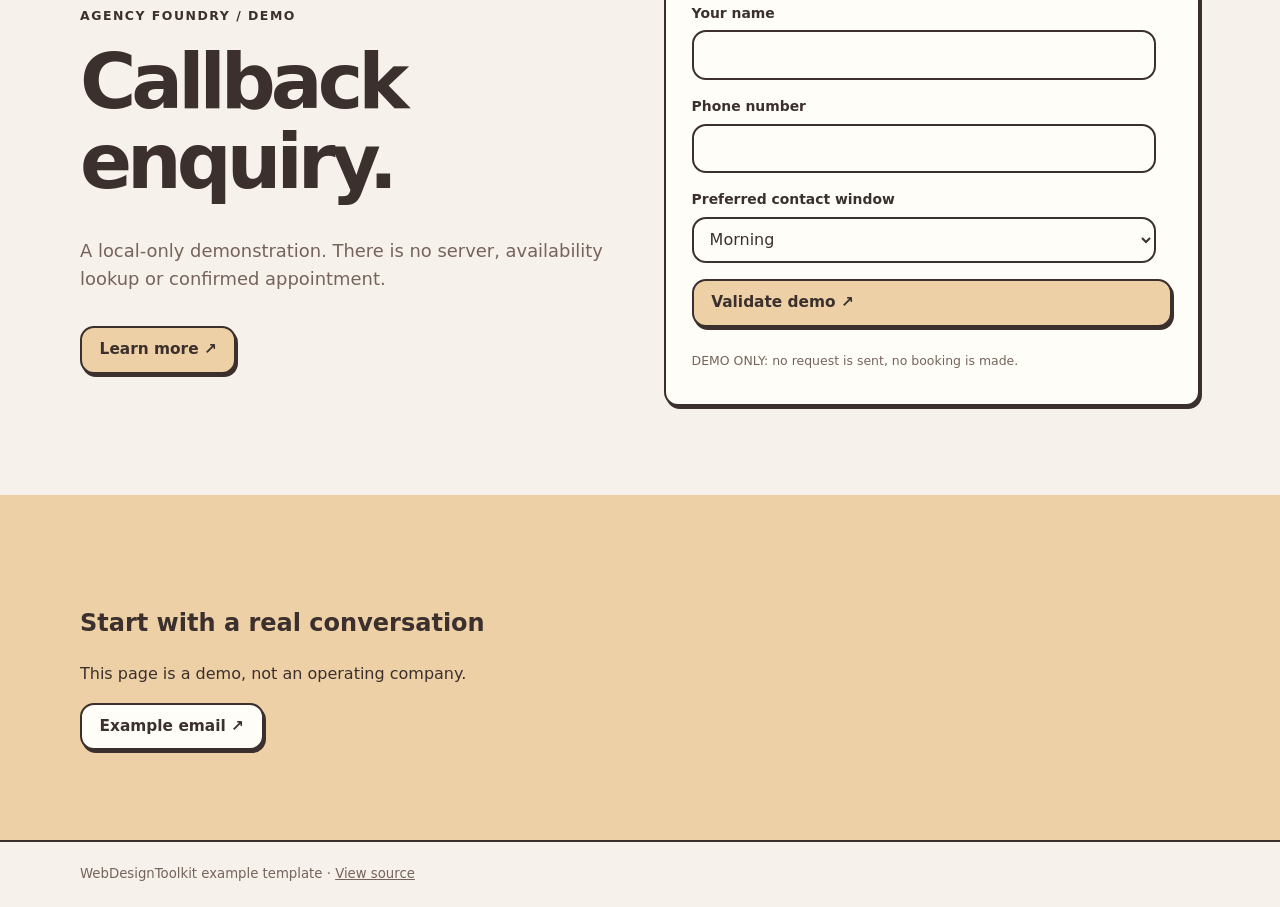
<file: library/templates/local.html>
<!doctype html><html lang="en" data-wd-theme="calm"><head><meta charset="utf-8"><meta name="viewport" content="width=device-width, initial-scale=1"><title>Local business landing · Foundry demo</title><meta name="description" content="Agency Foundry sample page, not a live business."><link rel="stylesheet" href="../styles/library.css"><script src="../scripts/interactions.js" defer></script></head><body id="top" style="margin:0"><div class="wd-container"><header class="wd-navbar"><a href="#top" class="wd-wordmark">NEIGHBOR.</a><nav aria-label="Primary"><a href="#work">Explore</a> &nbsp; <a href="#contact">Contact</a></nav></header></div><main><section class="wd-section"><div class="wd-container"><div class="wd-stack"><span class="wd-eyebrow">Agency Foundry / Demo</span><h2 class="wd-heading">Local business landing</h2><p class="wd-lead">A complete page template. Example content only; change every client-specific value.</p><div class="wd-actions"><a class="wd-button wd-button--primary" href="#contact">Contact ↗</a></div></div></div></section><div id="work"><section class="wd-section wd-center"><div class="wd-container"><div class="wd-stack"><span class="wd-eyebrow">Agency Foundry / Demo</span><h2 class="wd-heading">Make every visit matter.</h2><p class="wd-lead">A concise, client-neutral message in a focused center-aligned introduction.</p><div class="wd-actions"><a class="wd-button wd-button--primary" href="#contact">Start a project ↗</a></div></div></div></section>
<section class="wd-section"><div class="wd-container"><div class="wd-section-head"><div><span class="wd-eyebrow">Example layout</span><h2>Show the process instead</h2><p class="wd-preview-label">An ethical alternative if the business has no usable testimonials.</p></div></div><div class="wd-grid"><article class="wd-card wd-stack"><h3>Clear scope</h3><p>Explain exactly what is delivered.</p></article><article class="wd-card wd-stack"><h3>Review checkpoints</h3><p>Show how approvals and revisions work.</p></article><article class="wd-card wd-stack"><h3>Useful handoff</h3><p>Document what the client owns and maintains.</p></article></div></div></section>
<section class="wd-section"><div class="wd-container wd-split"><div class="wd-stack"><span class="wd-eyebrow">Agency Foundry / Demo</span><h2 class="wd-heading">Callback enquiry.</h2><p class="wd-lead">A local-only demonstration. There is no server, availability lookup or confirmed appointment.</p><div class="wd-actions"><a class="wd-button wd-button--primary" href="#contact">Learn more ↗</a></div></div><form data-wdt-demo-form class="wd-card wd-stack" aria-label="Example request form"><div class="wd-field"><label for="wd-callback-name">Your name</label><input id="wd-callback-name" name="name" type="text" class="wd-input" required autocomplete="name"></div><div class="wd-field"><label for="wd-callback-phone">Phone number</label><input id="wd-callback-phone" name="phone" type="tel" class="wd-input" required autocomplete="tel"></div><div class="wd-field"><label for="wd-callback-window">Preferred contact window</label><select id="wd-callback-window" name="window" class="wd-input"><option value="morning">Morning</option><option value="afternoon">Afternoon</option><option value="evening">Evening</option></select></div><button class="wd-button wd-button--primary" type="submit">Validate demo ↗</button><p role="status" class="wd-preview-label" data-wdt-form-status>DEMO ONLY: no request is sent, no booking is made.</p></form></div></section></div><section class="wd-section wd-section--accent" id="contact"><div class="wd-container"><h2>Start with a real conversation</h2><p>This page is a demo, not an operating company.</p><a class="wd-button" href="mailto:hello@example.com?subject=Sample%20enquiry">Example email ↗</a></div></section></main><footer class="wd-footer"><div class="wd-container">WebDesignToolkit example template · <a href="https://github.com/WebDesignToolkit/design-system">View source</a></div></footer></body></html>
</file>
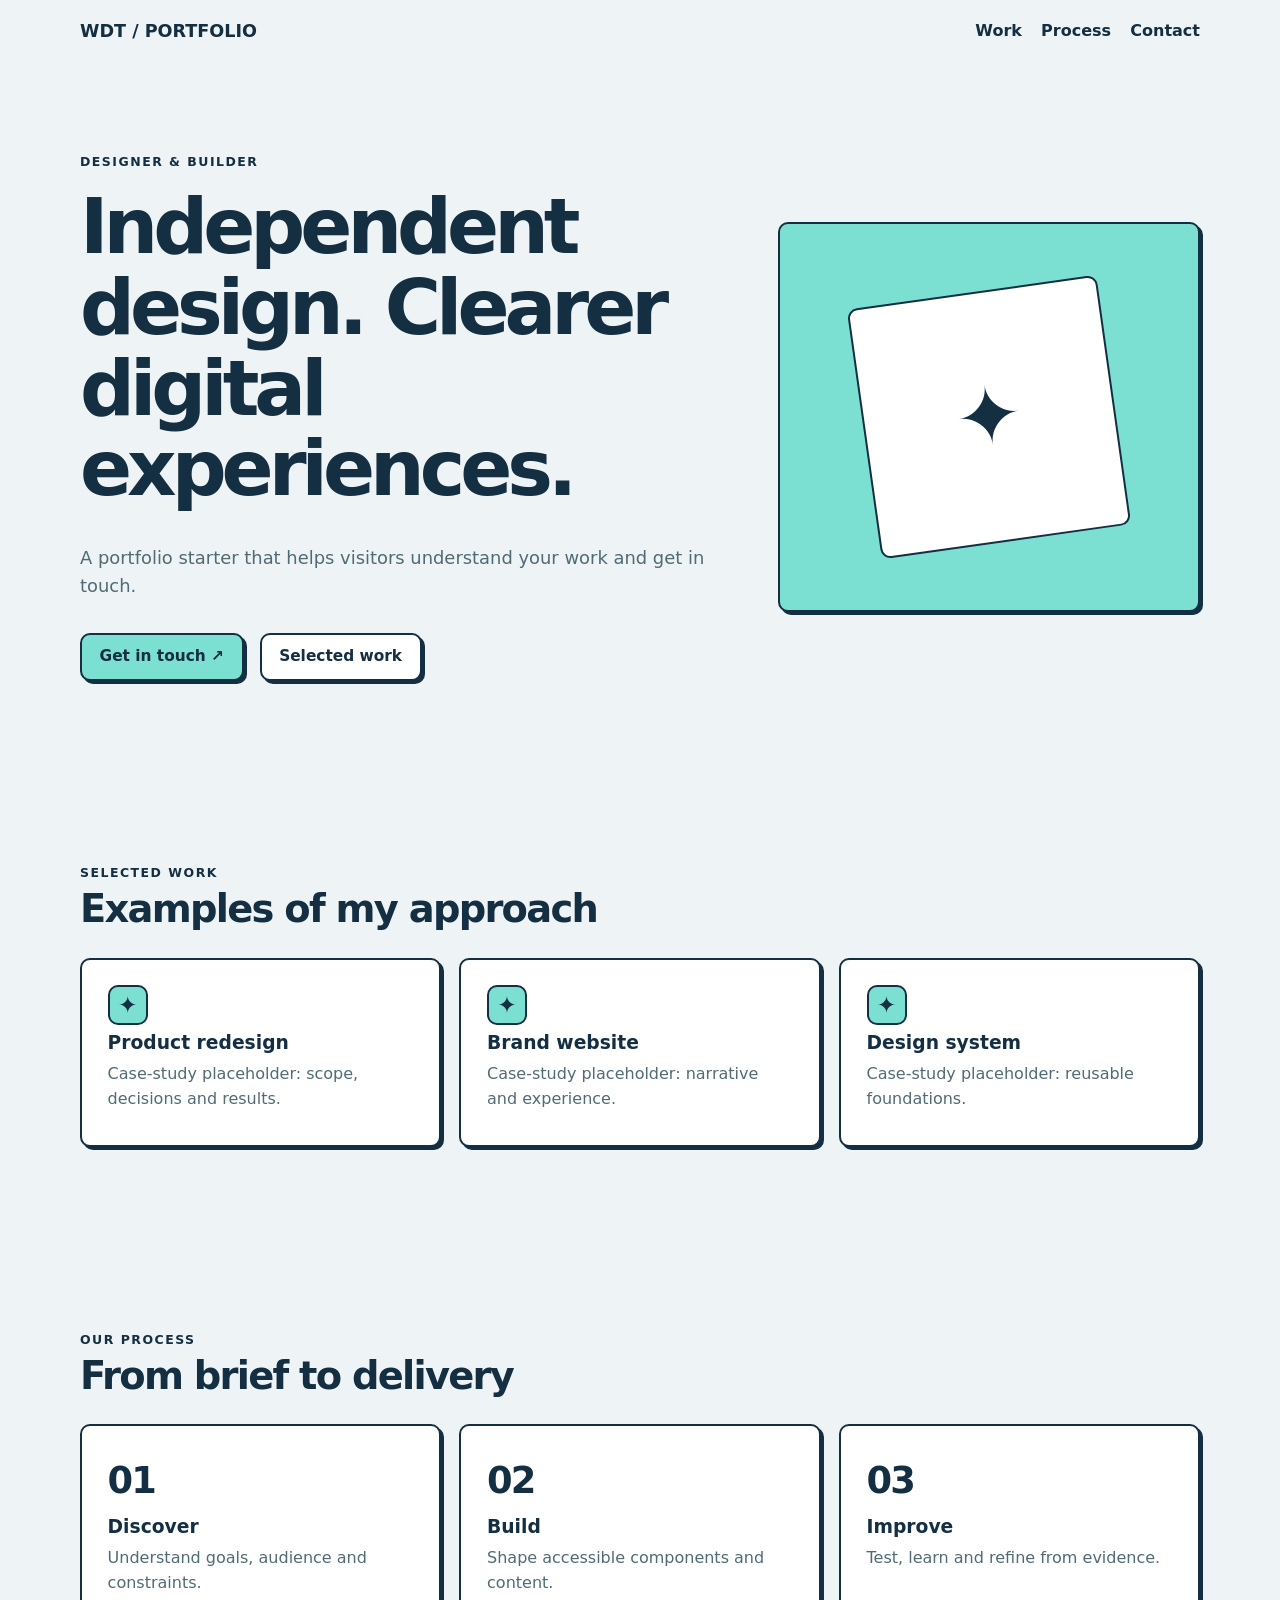
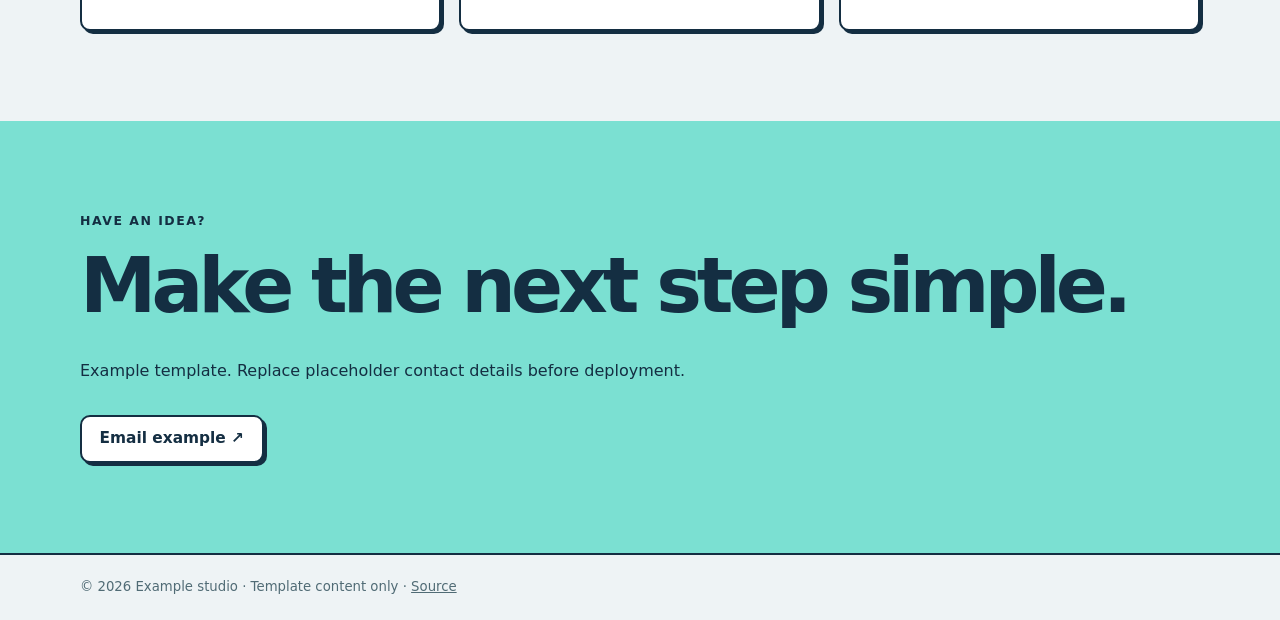
<file: library/templates/portfolio.html>
<!doctype html><html lang="en" data-wd-theme="studio"><head><meta charset="utf-8"><meta name="viewport" content="width=device-width,initial-scale=1"><title>Portfolio template — WebDesignToolkit</title><meta name="description" content="Reusable portfolio website template with semantic HTML and CSS."><link rel="stylesheet" href="../styles/library.css"></head><body style="margin:0"><div class="wd-container"><header class="wd-navbar"><a style="font-weight:900;font-size:1.1rem" href="#top">WDT / PORTFOLIO</a><nav aria-label="Site"><a href="#work">Work</a><a href="#process">Process</a><a href="#contact">Contact</a></nav></header></div><main id="top"><section class="wd-section"><div class="wd-container wd-hero"><div class="wd-stack"><span class="wd-eyebrow">Designer & builder</span><h1 class="wd-heading">Independent design. Clearer digital experiences.</h1><p class="wd-lead">A portfolio starter that helps visitors understand your work and get in touch.</p><div class="wd-actions"><a class="wd-button wd-button--primary" href="#contact">Get in touch ↗</a><a class="wd-button" href="#work">Selected work</a></div></div><div class="wd-art" aria-hidden="true"><div class="wd-art-inner">✦</div></div></div></section><section class="wd-section" id="work"><div class="wd-container"><div class="wd-section-head"><div><span class="wd-eyebrow">Selected work</span><h2>Examples of my approach</h2></div></div><div class="wd-grid"><article class="wd-card"><span class="wd-icon" aria-hidden="true">✦</span><h3>Product redesign</h3><p>Case-study placeholder: scope, decisions and results.</p></article><article class="wd-card"><span class="wd-icon" aria-hidden="true">✦</span><h3>Brand website</h3><p>Case-study placeholder: narrative and experience.</p></article><article class="wd-card"><span class="wd-icon" aria-hidden="true">✦</span><h3>Design system</h3><p>Case-study placeholder: reusable foundations.</p></article></div></div></section><section class="wd-section" id="process"><div class="wd-container"><div class="wd-section-head"><div><span class="wd-eyebrow">Our process</span><h2>From brief to delivery</h2></div></div><div class="wd-grid wd-steps"><article class="wd-card wd-step"><h3>Discover</h3><p>Understand goals, audience and constraints.</p></article><article class="wd-card wd-step"><h3>Build</h3><p>Shape accessible components and content.</p></article><article class="wd-card wd-step"><h3>Improve</h3><p>Test, learn and refine from evidence.</p></article></div></div></section><section class="wd-section wd-section--accent" id="contact"><div class="wd-container wd-stack"><span class="wd-eyebrow">Have an idea?</span><h2 class="wd-heading">Make the next step simple.</h2><p>Example template. Replace placeholder contact details before deployment.</p><div class="wd-actions"><a class="wd-button" href="mailto:hello@example.com?subject=Project%20enquiry">Email example ↗</a></div></div></section></main><footer class="wd-footer"><div class="wd-container">© 2026 Example studio · Template content only · <a href="https://github.com/WebDesignToolkit/design-system">Source</a></div></footer></body></html>
</file>
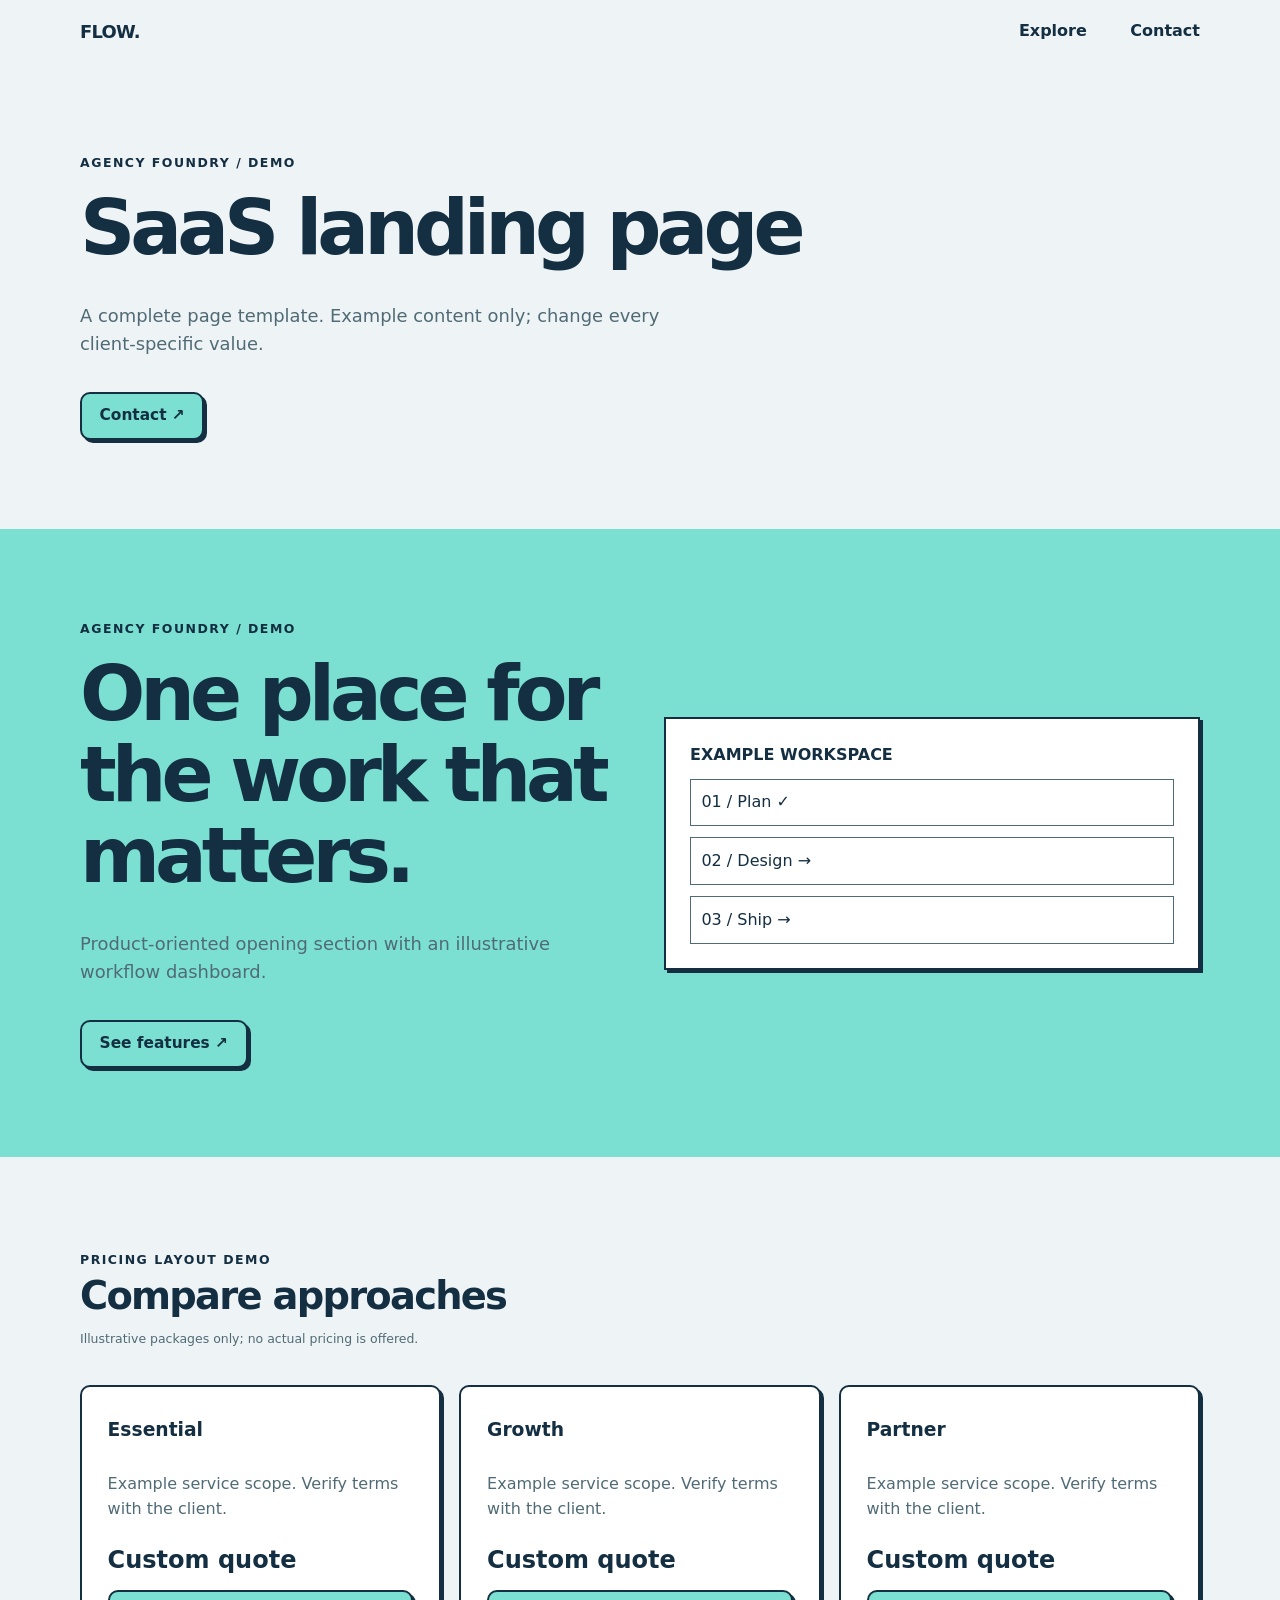
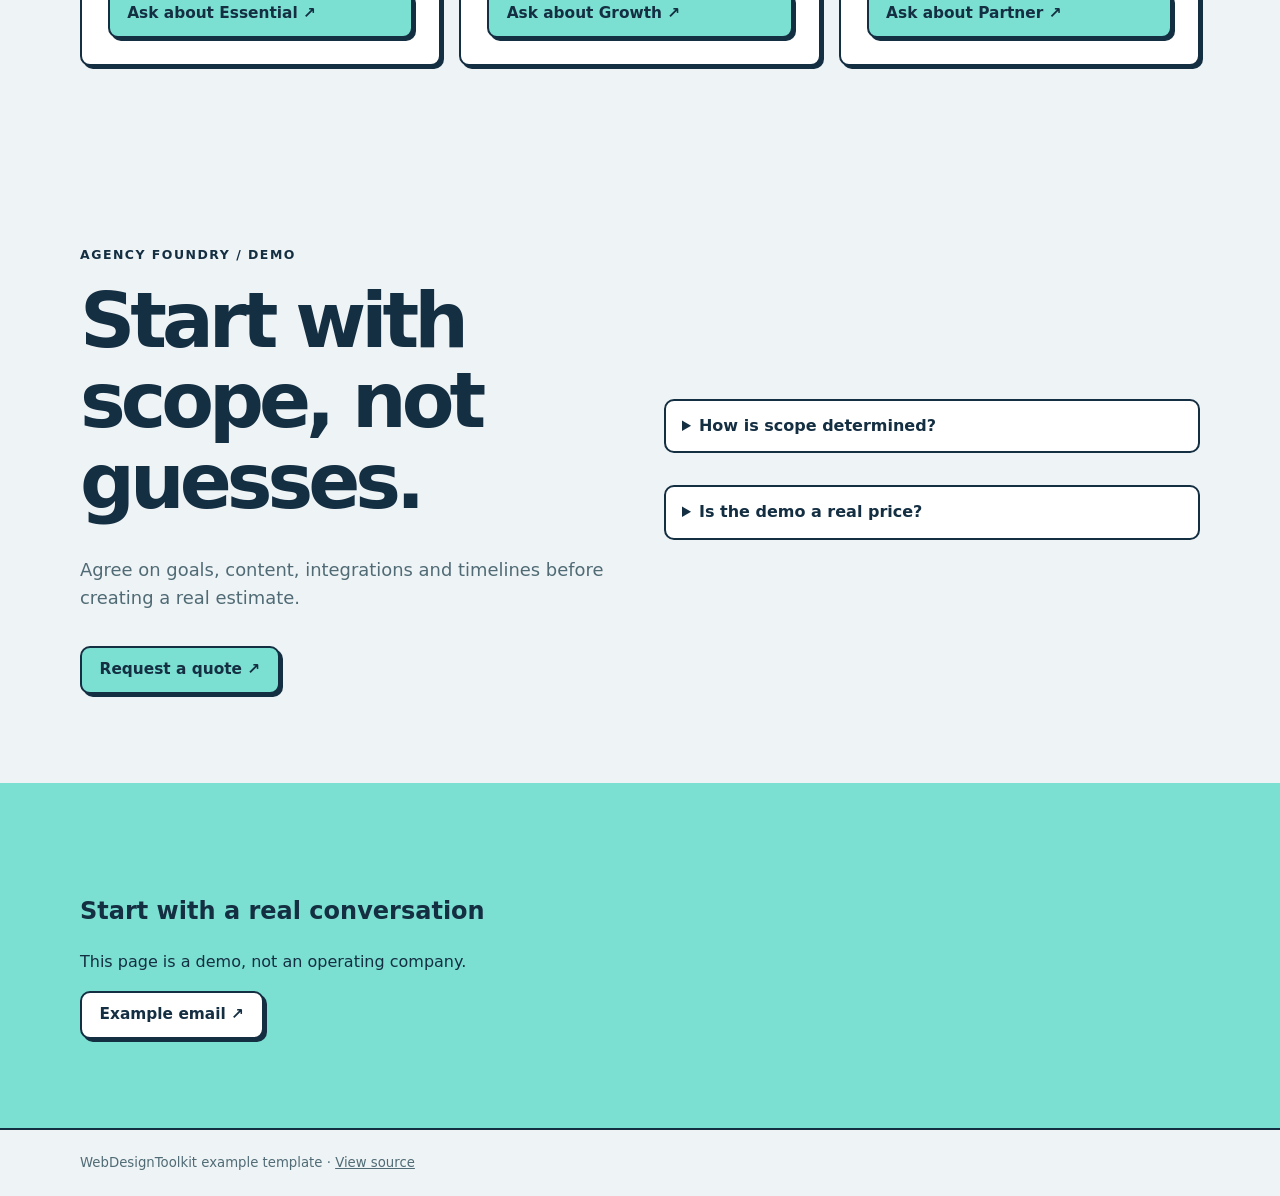
<file: library/templates/saas.html>
<!doctype html><html lang="en" data-wd-theme="studio"><head><meta charset="utf-8"><meta name="viewport" content="width=device-width, initial-scale=1"><title>SaaS landing page · Foundry demo</title><meta name="description" content="Agency Foundry sample page, not a live business."><link rel="stylesheet" href="../styles/library.css"><script src="../scripts/interactions.js" defer></script></head><body id="top" style="margin:0"><div class="wd-container"><header class="wd-navbar"><a href="#top" class="wd-wordmark">FLOW.</a><nav aria-label="Primary"><a href="#work">Explore</a> &nbsp; <a href="#contact">Contact</a></nav></header></div><main><section class="wd-section"><div class="wd-container"><div class="wd-stack"><span class="wd-eyebrow">Agency Foundry / Demo</span><h2 class="wd-heading">SaaS landing page</h2><p class="wd-lead">A complete page template. Example content only; change every client-specific value.</p><div class="wd-actions"><a class="wd-button wd-button--primary" href="#contact">Contact ↗</a></div></div></div></section><div id="work"><section class="wd-section wd-section--accent"><div class="wd-container wd-split"><div class="wd-stack"><span class="wd-eyebrow">Agency Foundry / Demo</span><h2 class="wd-heading">One place for the work that matters.</h2><p class="wd-lead">Product-oriented opening section with an illustrative workflow dashboard.</p><div class="wd-actions"><a class="wd-button wd-button--primary" href="#contact">See features ↗</a></div></div><div class="wd-app-mock" role="img" aria-label="Illustrative task list, no real business data"><b>EXAMPLE WORKSPACE</b><span>01 / Plan ✓</span><span>02 / Design →</span><span>03 / Ship →</span></div></div></section>
<section class="wd-section"><div class="wd-container"><div class="wd-section-head"><div><span class="wd-eyebrow">Pricing layout demo</span><h2>Compare approaches</h2><p class="wd-preview-label">Illustrative packages only; no actual pricing is offered.</p></div></div><div class="wd-grid"><article class="wd-card wd-stack"><h3>Essential</h3><p>Example service scope. Verify terms with the client.</p><strong class="wd-price">Custom quote</strong><a class="wd-button wd-button--primary" href="#contact">Ask about Essential ↗</a></article><article class="wd-card wd-stack"><h3>Growth</h3><p>Example service scope. Verify terms with the client.</p><strong class="wd-price">Custom quote</strong><a class="wd-button wd-button--primary" href="#contact">Ask about Growth ↗</a></article><article class="wd-card wd-stack"><h3>Partner</h3><p>Example service scope. Verify terms with the client.</p><strong class="wd-price">Custom quote</strong><a class="wd-button wd-button--primary" href="#contact">Ask about Partner ↗</a></article></div></div></section>
<section class="wd-section"><div class="wd-container wd-split"><div class="wd-stack"><span class="wd-eyebrow">Agency Foundry / Demo</span><h2 class="wd-heading">Start with scope, not guesses.</h2><p class="wd-lead">Agree on goals, content, integrations and timelines before creating a real estimate.</p><div class="wd-actions"><a class="wd-button wd-button--primary" href="#contact">Request a quote ↗</a></div></div><div class="wd-stack"><details class="wd-disclosure"><summary>How is scope determined?</summary><p>Through discovery and a documented brief.</p></details><details class="wd-disclosure"><summary>Is the demo a real price?</summary><p>No. No prices are represented by this layout.</p></details></div></div></section></div><section class="wd-section wd-section--accent" id="contact"><div class="wd-container"><h2>Start with a real conversation</h2><p>This page is a demo, not an operating company.</p><a class="wd-button" href="mailto:hello@example.com?subject=Sample%20enquiry">Example email ↗</a></div></section></main><footer class="wd-footer"><div class="wd-container">WebDesignToolkit example template · <a href="https://github.com/WebDesignToolkit/design-system">View source</a></div></footer></body></html>
</file>
<file: assets/styles.css>
:root{--ink:#171b20;--muted:#58616d;--paper:#fbfaf7;--surface:#fff;--accent:#d4fb57;--stroke:2px solid var(--ink);--shadow:4px 4px 0 var(--ink);font-family:ui-sans-serif,system-ui,-apple-system,"Segoe UI",sans-serif;color:var(--ink);background:var(--paper)}*{box-sizing:border-box}html{scroll-behavior:smooth}body{margin:0;line-height:1.5}a{color:inherit;text-decoration:none}a:hover{text-decoration:underline}a:focus-visible,input:focus-visible,select:focus-visible{outline:3px solid #156bd4;outline-offset:3px}.skip{position:absolute;left:-9999px;top:10px}.skip:focus{left:10px;background:#fff;padding:12px;z-index:10}.topbar{max-width:1200px;margin:auto;padding:20px 24px;display:flex;gap:24px;justify-content:space-between;align-items:center;border-bottom:var(--stroke)}.brand{display:flex;align-items:center;gap:10px;font-weight:850;letter-spacing:-.04em;font-size:20px}.mark{background:var(--accent);border:var(--stroke);padding:3px 9px;box-shadow:3px 3px var(--ink)}nav{display:flex;gap:24px;flex-wrap:wrap}nav a{font-weight:700;font-size:14px}main{max-width:1200px;margin:auto;padding:0 24px}.hero{padding:96px 0 108px;border-bottom:var(--stroke)}.eyebrow{font-size:12px;font-weight:800;letter-spacing:.12em}.hero h1{font-size:clamp(3.5rem,8vw,7.5rem);line-height:1.02;letter-spacing:-.085em;margin:14px 0 30px;max-width:1100px}.hero em{font-style:normal;background:var(--accent);padding:0 .1em;box-decoration-break:clone}.subtitle{font-size:clamp(1rem,2vw,1.3rem);max-width:670px;color:var(--muted)}.hero-links{display:flex;flex-wrap:wrap;gap:22px;margin-top:36px}.btn{display:inline-flex;gap:28px;align-items:center;justify-content:space-between;min-height:48px;padding:12px 20px;border:var(--stroke);background:#fff;font-weight:800;box-shadow:var(--shadow);transition:transform .09s,box-shadow .09s}.btn:hover,.card:hover{background:var(--accent);text-decoration:none}.btn:active,.card:active{transform:translate(4px,4px);box-shadow:none}.btn-accent{background:var(--accent)}.directory{padding:68px 0 100px}.section-head{display:flex;align-items:end;justify-content:space-between;gap:16px}.section-head h2{font-size:clamp(2rem,4vw,3rem);margin:4px 0;letter-spacing:-.055em}.count{font-weight:800}.filters{display:grid;grid-template-columns:auto minmax(150px,2fr) auto minmax(130px,1fr);align-items:center;gap:12px;margin:28px 0 16px}.filters label{font-size:14px;font-weight:750}.filters input,.filters select{font:inherit;border:var(--stroke);padding:13px;background:#fff;border-radius:0;min-height:50px;width:100%}.notice{background:#fff9e8;border-left:4px solid #bf9200;padding:14px 18px;font-size:14px;margin:20px 0 30px}.cards{display:grid;grid-template-columns:repeat(3,minmax(0,1fr));gap:20px}.card{display:flex;flex-direction:column;border:var(--stroke);background:var(--surface);padding:22px;min-height:230px;box-shadow:var(--shadow);transition:transform .09s,box-shadow .09s}.card-title{font-size:19px;font-weight:800;overflow-wrap:anywhere}.card p{font-size:14px;color:var(--muted);margin:12px 0 20px;flex:1}.meta{display:flex;justify-content:space-between;gap:8px;flex-wrap:wrap;font-size:11px;letter-spacing:.03em;text-transform:uppercase;font-weight:800}.tag{border:1px solid var(--ink);padding:2px 6px;background:#f2f3f0}.card-footer{display:flex;justify-content:space-between;gap:10px;align-items:center;border-top:1px solid #cdd1d5;padding-top:12px;font-size:12px}.card-footer span{color:var(--muted)}footer{border-top:var(--stroke);max-width:1200px;margin:auto;padding:32px 24px;display:flex;justify-content:space-between;gap:12px;flex-wrap:wrap;font-size:13px;font-weight:700}@media(max-width:850px){.cards{grid-template-columns:repeat(2,minmax(0,1fr))}.filters{grid-template-columns:1fr 1fr}.filters label{grid-column:span 2}.filters input,.filters select{grid-column:span 2}.hero{padding:70px 0}nav{gap:14px}}@media(max-width:570px){.topbar{align-items:flex-start;flex-direction:column}.cards{grid-template-columns:1fr}.hero h1{font-size:3.5rem}.hero-links{flex-direction:column;align-items:stretch}.btn{width:100%}.section-head{align-items:start;flex-direction:column}.filters{display:block}.filters input,.filters select{margin:5px 0 12px}nav{gap:10px}}@media(prefers-reduced-motion:reduce){html{scroll-behavior:auto}*{transition:none!important}}
</file>
<file: engine-lab/assets/editor.css>
:root{font-family:ui-sans-serif,system-ui,-apple-system,"Segoe UI",sans-serif;--ink:#151b1d;--muted:#596469;--paper:#f9f8f4;--surface:#fff;--accent:#d4fb57;--line:2px solid var(--ink);--shadow:4px 4px var(--ink);color:var(--ink);background:var(--paper)}*{box-sizing:border-box}html{scroll-behavior:smooth}body{margin:0;line-height:1.5}a{color:inherit}:focus-visible{outline:3px solid #1470ce;outline-offset:3px}[hidden]{display:none!important}.skip{position:absolute;left:-9999px;top:10px}.skip:focus{left:10px;background:#fff;padding:12px;z-index:40}.topbar{padding:16px clamp(16px,3vw,42px);display:flex;align-items:center;justify-content:space-between;gap:20px;border-bottom:var(--line);max-width:1600px;margin:auto}.brand{font-size:1rem;font-weight:900;letter-spacing:-.04em;text-decoration:none;display:flex;align-items:center;gap:10px}.mark{background:var(--accent);border:var(--line);padding:2px 8px;box-shadow:3px 3px var(--ink)}.top-label{font-weight:900;font-size:.8rem;letter-spacing:.09em}.version{background:var(--ink);color:#fff;padding:4px 6px;font-size:.7rem}.top-source{font-size:.84rem;font-weight:750;text-decoration:none}.top-source:hover{text-decoration:underline}
main{max-width:1600px;margin:auto;padding:0 clamp(16px,3vw,42px)}.intro{display:flex;justify-content:space-between;gap:2rem;align-items:end;padding:clamp(2.8rem,6vw,5.5rem) 0 2.8rem}.eyebrow{font-weight:900;letter-spacing:.12em;font-size:.7rem;text-transform:uppercase}.intro h1{font-size:clamp(3.2rem,7vw,6.7rem);line-height:1;letter-spacing:-.085em;margin:.5rem 0 1rem}.intro mark{background:var(--accent);padding:0 .15em}.intro p:not(.eyebrow){color:var(--muted);max-width:54ch;font-size:1.06rem}.privacy{flex:0 0 245px;border:var(--line);padding:1rem;background:#fff;box-shadow:var(--shadow)}.privacy strong{font-size:.83rem;letter-spacing:.05em}.privacy strong span{background:var(--accent);padding:0 6px}.privacy p{font-size:.82rem!important;margin-bottom:0}
.workbench{display:grid;grid-template-columns:minmax(320px,440px) minmax(0,1fr);gap:1.5rem;align-items:start;margin-bottom:4rem}.editor-panel,.preview-panel{border:var(--line);background:#fff;min-width:0;box-shadow:5px 5px var(--ink)}.panel-head{display:flex;justify-content:space-between;align-items:center;gap:.7rem;padding:1.2rem 1.4rem;border-bottom:var(--line)}.panel-head h2{font-size:1.5rem;letter-spacing:-.05em;margin:0}.panel-head .eyebrow{color:var(--muted)}.pill{font-size:.67rem;font-weight:800;border:1px solid var(--ink);padding:4px 7px;white-space:nowrap;background:var(--accent)}.tabbar{display:flex;gap:0;border-bottom:var(--line)}button{font:inherit}.tab{background:#fff;min-height:45px;padding:.7rem .8rem;border:0;border-right:1px solid var(--ink);font-weight:800;font-size:.77rem;cursor:pointer;flex:1}.tab:hover,.tab[aria-pressed=true]{background:var(--accent)}.tab[aria-pressed=true]{box-shadow:inset 0 -4px var(--ink)}.tabcontent{padding:1.35rem;display:grid;gap:1.1rem}.field{display:grid;gap:.4rem;min-width:0}.field label{font-size:.83rem;font-weight:850}.field label small{color:var(--muted);font-weight:500}.field :is(input:not([type=checkbox]):not([type=color]):not([type=range]),textarea,select){width:100%;padding:.7rem;border:2px solid #535d61;background:#fff;color:var(--ink);border-radius:0;font:inherit;min-height:44px;max-width:100%}.field textarea{resize:vertical;min-height:92px}.form-row{display:grid;grid-template-columns:1fr 1fr;gap:1rem}.swatches{display:grid;grid-template-columns:1fr 1fr;gap:1rem}.field input[type=color]{width:100%;height:50px;background:white;border:2px solid var(--ink);padding:4px;cursor:pointer}.field input[type=range]{width:100%;accent-color:#35461b}.check{display:flex;align-items:center;gap:10px}.check input{width:20px;height:20px;accent-color:#24351a}.helper{color:var(--muted);font-size:.84rem;margin:0}.editor-footer{padding:1rem 1.35rem;border-top:var(--line);display:flex;gap:.6rem;flex-wrap:wrap}.small-btn{border:var(--line);background:white;padding:.55rem .8rem;min-height:44px;cursor:pointer;font-size:.77rem;font-weight:820;box-shadow:3px 3px 0 var(--ink);text-decoration:none;display:inline-flex;align-items:center;justify-content:center}.small-btn:hover{background:var(--accent)}.small-btn:active{transform:translate(3px,3px);box-shadow:none}.import-btn{cursor:pointer}.section-list{display:grid;gap:.7rem}.section-item{display:flex;align-items:center;justify-content:space-between;gap:.5rem;border:1px solid #bac1c2;padding:.65rem}.section-name{display:grid;gap:.15rem;flex:1;min-width:0}.section-name select{min-width:0;width:100%;border:0;font-weight:750;padding:.3rem;background:transparent;cursor:pointer}.section-name small{color:var(--muted);font-size:.64rem}.section-actions{display:flex;gap:.2rem}.square-btn{border:1px solid var(--ink);background:#fff;width:31px;height:36px;cursor:pointer;font-size:1.1rem}.square-btn:hover{background:var(--accent)}.square-btn:disabled{opacity:.3;cursor:default}.add-section{display:flex;gap:.6rem}.add-section select{flex:1;min-width:0}
.preview-toolbar{display:flex;justify-content:space-between;gap:1rem;padding:.9rem 1.3rem;flex-wrap:wrap;background:#f2f3f0}.preview-toolbar>div{display:flex;gap:.35rem;flex-wrap:wrap}.preview-toolbar button{border:1px solid var(--ink);background:#fff;padding:.4rem .65rem;cursor:pointer;min-height:40px;font-size:.75rem;font-weight:820}.preview-toolbar button:hover,.preview-toolbar button[aria-pressed=true]{background:var(--accent)}.preview-shell{background:#e3e5e3;min-height:530px;display:flex;justify-content:center;align-items:flex-start;padding:1.5rem;overflow:auto}.preview-frame{width:100%;height:540px;box-shadow:0 12px 35px #0003;background:white;transition:width .14s ease}.preview-frame.mobile{width:min(100%,360px)}.preview-frame iframe{display:block;width:100%;height:100%;border:1px solid #9fa7a9;background:white}.export{padding:1.2rem 1.4rem;border-top:var(--line);display:flex;align-items:center;justify-content:space-between;gap:1rem;flex-wrap:wrap}.export strong{font-size:.9rem}.export p{font-size:.75rem;color:var(--muted);margin:.25rem 0}.export-btn{border:var(--line);background:var(--accent);box-shadow:4px 4px var(--ink);cursor:pointer;min-height:48px;padding:.65rem 1rem;display:flex;gap:1rem;align-items:center;justify-content:space-between;font-weight:900;font-size:.82rem}.export-btn:hover{background:#f0ffbd}.export-btn:active{transform:translate(4px,4px);box-shadow:none}.footer-note{padding:0 1.4rem 1rem;color:var(--muted);font-size:.72rem}.site-footer{max-width:1600px;margin:auto;padding:2rem clamp(16px,3vw,42px);border-top:var(--line);display:flex;justify-content:space-between;gap:1rem;flex-wrap:wrap;font-size:.8rem;font-weight:750}
@media(max-width:1150px){.workbench{grid-template-columns:minmax(260px,370px) minmax(0,1fr)}.preview-shell{padding:.6rem}}@media(max-width:900px){.intro{align-items:start}.privacy{flex-basis:200px}.workbench{grid-template-columns:1fr}.preview-shell{padding:1rem}.preview-frame{height:610px}}@media(max-width:560px){.topbar{flex-wrap:wrap;gap:.5rem}.top-label{order:3;width:100%}.intro{flex-direction:column;padding:2.6rem 0 2rem}.intro h1{font-size:3.6rem}.privacy{flex:auto}.form-row{grid-template-columns:1fr}.tab{font-size:.7rem;padding:.65rem .3rem}.preview-toolbar{padding:.6rem}.preview-shell{padding:.5rem}.preview-frame{height:510px}.export{align-items:stretch}.export-btn{width:100%}}@media(prefers-reduced-motion:reduce){html{scroll-behavior:auto}*{transition:none!important}}
/* Category recipes and independent palette selection */
.recipe-panel{padding:1rem;background:#f5f8ed;border:2px solid var(--ink);display:grid;gap:.8rem}
.recipe-panel .eyebrow{margin:0}
.recipe-panel .helper{margin:0}
.recipe-panel .small-btn{width:100%;background:var(--accent)}
.palette-preview{display:flex;gap:.35rem;min-height:35px}
.palette-preview span{flex:1;height:34px;border:1px solid var(--ink);min-width:22px}

/* Agency Foundry v0.3: visual website template choice cards. */
.sr-only{position:absolute!important;width:1px;height:1px;overflow:hidden;clip:rect(0,0,0,0);white-space:nowrap;clip-path:inset(50%);padding:0;margin:-1px;border:0}
.template-gallery{display:grid;grid-template-columns:repeat(3,minmax(0,1fr));gap:.6rem}
.template-card{min-width:0;min-height:230px;display:flex;flex-direction:column;align-items:stretch;gap:.4rem;cursor:pointer;text-align:left;padding:.55rem;background:#fff;border:2px solid #969f9e;box-shadow:none;border-radius:0;font:inherit}
.template-card:hover{border-color:var(--ink);box-shadow:3px 3px var(--ink)}
.template-card[aria-pressed=true]{border-color:var(--ink);box-shadow:inset 0 0 0 2px var(--ink);background:#fcfff2}
.template-card:active{transform:translate(2px,2px);box-shadow:none}
.template-card strong{font-size:.75rem;line-height:1.2;letter-spacing:-.02em}
.template-card small{font-size:.64rem;line-height:1.35;color:var(--muted);flex:1}
.template-card-select{font-size:.66rem;font-weight:850;border-top:1px solid #c6ccca;padding-top:.35rem}
.template-card[aria-pressed=true] .template-card-select{color:#2f5c14}
.template-mini{height:88px;width:100%;position:relative;background:#f8faf6;border:1px solid #4b5454;overflow:hidden;display:block}
.template-mini>*{position:absolute;display:block}
.template-mini-bar{left:7%;right:7%;top:9%;height:7%;background:#222}
.template-mini-hero{left:8%;top:27%;width:42%;height:8%;background:#273c3b}
.template-mini-lines{left:8%;top:42%;width:37%;height:15%;border-top:3px solid #8c9995;border-bottom:3px solid #8c9995}
.template-mini-art{right:8%;top:26%;width:35%;height:40%;background:#c7e4a1;border:2px solid #222}
.template-mini-grid{bottom:9%;left:8%;right:8%;height:13%;background:repeating-linear-gradient(90deg,#dedfdc 0 28%,transparent 28% 34%)}
.template-mini--showcase{background:#f8eee6}
.template-mini--showcase .template-mini-hero{top:33%;width:75%;height:11%;background:#221f1e}
.template-mini--showcase .template-mini-art{top:51%;right:7%;left:7%;width:auto;height:27%;background:#d6a5aa}
.template-mini--showcase .template-mini-lines{top:19%;height:4%;border-width:2px}
.template-mini--showcase .template-mini-grid{display:none}
.template-mini--conversion{background:#eef6fe}
.template-mini--conversion .template-mini-hero{width:77%;top:28%;height:10%}
.template-mini--conversion .template-mini-art{left:8%;right:auto;top:59%;width:41%;height:16%;background:#beddee}
.template-mini--conversion .template-mini-lines{top:43%;height:8%;width:74%;border-width:2px}
.template-mini--conversion .template-mini-grid{left:55%;top:60%;bottom:auto;width:32%;height:13%;background:#2c6d79}
@media(max-width:500px){.template-gallery{grid-template-columns:repeat(3,minmax(0,1fr));gap:.4rem}.template-card{padding:.4rem;min-height:220px}.template-card small{font-size:.6rem}.template-mini{height:72px}}

/* Original artwork styles; no remotely loaded images. */
.visual-gallery{display:grid;grid-template-columns:repeat(4,minmax(0,1fr));gap:.5rem}
.visual-card{min-width:0;text-align:left;cursor:pointer;background:#fff;border:2px solid #9ca9aa;
 border-radius:0;padding:.4rem;min-height:100px;display:grid;align-content:start;gap:.45rem}
.visual-card strong{font-size:.67rem;line-height:1.2;overflow-wrap:anywhere}
.visual-card:hover,.visual-card[aria-pressed=true]{border-color:var(--ink);box-shadow:inset 0 0 0 2px var(--ink)}
.visual-thumb{height:58px;display:block;position:relative;overflow:hidden;border:1px solid #222;background:#d4fb57}
.visual-thumb:after{content:"";position:absolute;width:65%;height:85%;left:25%;top:10%;background:#fff;border:2px solid #222;border-radius:50%}
.visual-thumb:before{content:"";position:absolute;left:10%;bottom:10%;height:40%;width:60%;background:#222;transform:rotate(-12deg);z-index:1}
.visual-thumb--editorial{background:linear-gradient(145deg,#f4beaf 0 65%,#fff 65%)}
.visual-thumb--editorial:after{border-radius:0;transform:rotate(16deg);background:#f0e5c2}
.visual-thumb--blueprint{background-color:#152b36;background-image:linear-gradient(#64909d55 1px,transparent 1px),linear-gradient(90deg,#64909d55 1px,transparent 1px);background-size:12px 12px}
.visual-thumb--blueprint:before,.visual-thumb--blueprint:after{background:transparent;border:2px solid #98d2dc}
.visual-thumb--photo{background:linear-gradient(155deg,#d9e0ee,#afc8c0)}
.visual-thumb--photo:before{transform:none;clip-path:polygon(0 100%,50% 15%,100% 100%);background:#7b9783}
.visual-thumb--photo:after{width:19px;height:19px;top:17%;left:16%;border:0;background:#f6e0b3}
.photo-upload{display:flex;flex-wrap:wrap;gap:.6rem;margin-top:.6rem}
.photo-upload .small-btn{font-size:.72rem;box-shadow:none}
@media(max-width:460px){.visual-gallery{grid-template-columns:repeat(2,minmax(0,1fr))}}
</file>
<file: library/styles/library.css>
/* WebDesignToolkit UI Library v0.1 — plain CSS, scoped wd-* classes */
[data-wd-theme],.wd-scope{
 --wd-bg:#fbfaf6;--wd-surface:#fff;--wd-ink:#17191c;--wd-muted:#505b64;--wd-accent:#d4fb57;
 --wd-line:2px solid var(--wd-ink);--wd-shadow:4px 4px 0 var(--wd-ink);--wd-radius:0px;
 --wd-font:ui-sans-serif,system-ui,-apple-system,"Segoe UI",sans-serif;
 --wd-space:clamp(1rem,3vw,2rem);
 background:var(--wd-bg);color:var(--wd-ink);font:400 1rem/1.55 var(--wd-font);
}
[data-wd-theme="studio"]{--wd-bg:#eef3f5;--wd-surface:#fff;--wd-ink:#142e42;--wd-muted:#506b75;--wd-accent:#7be0d2;--wd-shadow:3px 3px 0 #142e42;--wd-radius:10px}
[data-wd-theme="calm"]{--wd-bg:#f6f1ea;--wd-surface:#fffdf8;--wd-ink:#3b302d;--wd-muted:#76635c;--wd-accent:#eed0a6;--wd-shadow:2px 3px 0 #3b302d;--wd-radius:14px}
[data-wd-theme] *, .wd-scope *{box-sizing:border-box}
[data-wd-theme] a,.wd-scope a{color:inherit}
[data-wd-theme] :is(a,button,input,textarea,select,summary):focus-visible,
.wd-scope :is(a,button,input,textarea,select,summary):focus-visible{outline:3px solid #1468d0;outline-offset:3px}
.wd-container{width:min(100% - 2*var(--wd-space),1120px);margin-inline:auto}
.wd-stack{display:grid;gap:1rem}.wd-stack-sm{display:grid;gap:.5rem}
.wd-eyebrow{font-size:.78rem;letter-spacing:.12em;text-transform:uppercase;font-weight:800}
.wd-heading{font-size:clamp(2.3rem,6vw,5.2rem);line-height:1.05;letter-spacing:-.065em;margin:0}
.wd-lead{font-size:clamp(1rem,1.4vw,1.2rem);max-width:56ch;color:var(--wd-muted)}
.wd-grid{display:grid;grid-template-columns:repeat(auto-fit,minmax(min(100%,245px),1fr));gap:1.15rem}
.wd-actions{display:flex;flex-wrap:wrap;gap:1rem;align-items:center}
.wd-button{display:inline-flex;align-items:center;justify-content:space-between;gap:1.1rem;min-height:44px;
 padding:.75rem 1.1rem;font:750 .96rem/1.3 var(--wd-font);text-decoration:none!important;border:var(--wd-line);
 border-radius:var(--wd-radius);background:var(--wd-surface);color:var(--wd-ink);box-shadow:var(--wd-shadow);
 cursor:pointer;transition:transform .12s ease,box-shadow .12s ease,background .12s ease}
.wd-button:hover{background:var(--wd-accent)}
.wd-button:active,.wd-button[aria-pressed="true"]{transform:translate(4px,4px);box-shadow:none}
.wd-button--primary{background:var(--wd-accent)}
.wd-button:disabled{opacity:.5;cursor:not-allowed;transform:none;box-shadow:none}
.wd-badge{display:inline-flex;align-items:center;border:1px solid currentColor;border-radius:var(--wd-radius);padding:.2rem .55rem;
 font-size:.72rem;letter-spacing:.05em;font-weight:800;text-transform:uppercase;background:var(--wd-accent)}
.wd-field{display:grid;gap:.38rem;max-width:29rem}.wd-field label{font-size:.87rem;font-weight:750}
.wd-input{font:inherit;min-height:44px;max-width:100%;width:100%;padding:.65rem .75rem;
 border:var(--wd-line);border-radius:var(--wd-radius);background:var(--wd-surface);color:var(--wd-ink)}
.wd-help{font-size:.78rem;color:var(--wd-muted)}
.wd-card{background:var(--wd-surface);border:var(--wd-line);border-radius:var(--wd-radius);
 box-shadow:var(--wd-shadow);padding:clamp(1rem,2.5vw,1.6rem);min-width:0}
.wd-card h3,.wd-card h2{margin:.4rem 0;line-height:1.2}
.wd-card p{color:var(--wd-muted);margin:.5rem 0}
.wd-icon{font-size:1.45rem;width:2.5rem;height:2.5rem;display:grid;place-items:center;
 background:var(--wd-accent);border:var(--wd-line);border-radius:var(--wd-radius)}
.wd-metric{font-size:clamp(2rem,5vw,3.4rem);font-weight:850;letter-spacing:-.06em;line-height:1.1}
.wd-disclosure{border:var(--wd-line);background:var(--wd-surface);border-radius:var(--wd-radius);margin-block:.5rem}
.wd-disclosure summary{cursor:pointer;font-weight:750;min-height:44px;padding:.8rem 1rem}
.wd-disclosure p{padding:0 1rem 1rem;margin:0;color:var(--wd-muted)}
.wd-section{padding:clamp(2.5rem,7vw,6rem) 0}
.wd-section--accent{background:var(--wd-accent)}
.wd-hero{display:grid;align-items:center;grid-template-columns:minmax(0,1.2fr) minmax(240px,.8fr);gap:clamp(1.5rem,5vw,5rem)}
.wd-art{min-height:clamp(200px,33vw,390px);display:grid;place-items:center;background:var(--wd-accent);border:var(--wd-line);
 border-radius:var(--wd-radius);box-shadow:var(--wd-shadow);padding:1.5rem}
.wd-art-inner{width:68%;aspect-ratio:1;border:var(--wd-line);border-radius:var(--wd-radius);
 background:var(--wd-surface);display:grid;place-items:center;transform:rotate(-8deg);font-size:clamp(2rem,7vw,5rem);font-weight:900}
.wd-step{counter-increment:steps}.wd-steps{counter-reset:steps}
.wd-step::before{content:"0" counter(steps);display:block;font-weight:900;font-size:2.3rem;letter-spacing:-.05em;margin-bottom:.45rem}
.wd-section-head{display:flex;justify-content:space-between;gap:1.5rem;align-items:end;flex-wrap:wrap;margin-bottom:1.5rem}
.wd-section-head h2{font-size:clamp(1.7rem,3vw,2.7rem);line-height:1.1;letter-spacing:-.045em;margin:.2rem 0}
.wd-profile{display:flex;align-items:center;gap:.85rem}
.wd-avatar{width:44px;height:44px;display:grid;place-items:center;background:var(--wd-accent);
 font-weight:800;border:var(--wd-line);border-radius:var(--wd-radius)}
.wd-profile small{display:block;color:var(--wd-muted)}
.wd-navbar{display:flex;align-items:center;justify-content:space-between;gap:1rem;padding:1.1rem 0;flex-wrap:wrap}
.wd-navbar nav{display:flex;gap:1.2rem;flex-wrap:wrap}
.wd-navbar a{text-decoration:none;font-weight:750}
.wd-navbar a:hover{text-decoration:underline}
.wd-footer{border-top:var(--wd-line);padding:1.4rem 0;font-size:.83rem;color:var(--wd-muted)}
.wd-preview-label{color:var(--wd-muted);font-size:.78rem}
@media(max-width:700px){.wd-hero{grid-template-columns:1fr}.wd-art{min-height:190px}.wd-actions{align-items:stretch}.wd-section{padding:2.5rem 0}}
@media(prefers-reduced-motion:reduce){.wd-button{transition:none!important}}

/* Agency Component Foundry v0.2 — isolated wd- patterns */
.wd-site-header{background:var(--wd-surface);border-block:var(--wd-line)}
.wd-nav-shell{display:flex;align-items:center;justify-content:space-between;gap:1.2rem;padding-block:.9rem}
.wd-wordmark{font-size:1.12rem;font-weight:900;letter-spacing:-.04em;text-decoration:none}
.wd-links{display:flex;gap:1.15rem;flex-wrap:wrap}
.wd-links a,.wd-mobile-menu a{text-decoration:none;font-size:.88rem;font-weight:750}
.wd-links a:hover,.wd-mobile-menu a:hover{text-decoration:underline}
.wd-nav-center{justify-content:space-around}
.wd-announcement{text-align:center;background:var(--wd-accent);margin:0;padding:.5rem;font-size:.8rem;font-weight:800}
.wd-mobile-menu{display:none;position:relative}
.wd-mobile-menu summary{cursor:pointer;border:var(--wd-line);min-height:44px;min-width:74px;padding:.6rem;font-weight:850}
.wd-mobile-menu nav{position:absolute;right:0;top:calc(100% + 5px);z-index:5;min-width:180px;padding:1rem;border:var(--wd-line);box-shadow:var(--wd-shadow);background:var(--wd-surface);display:grid;gap:1rem}
.wd-tabs{display:flex;flex-wrap:wrap;gap:.6rem;border-bottom:var(--wd-line);padding:.5rem}
.wd-tabs a{padding:.55rem;text-decoration:none;font-weight:750}.wd-tabs a[aria-current=page]{background:var(--wd-accent)}
.wd-side-links{display:grid;gap:.6rem}.wd-side-links a{padding:.6rem;text-decoration:none;font-weight:750}
.wd-side-links a:hover{background:var(--wd-accent)}
.wd-breadcrumb ol{list-style:none;display:flex;flex-wrap:wrap;gap:.5rem;padding:0}
.wd-breadcrumb li+li:before{content:"/";margin-right:.5rem;color:var(--wd-muted)}
.wd-center{text-align:center}.wd-center .wd-stack{justify-items:center}.wd-center .wd-actions{justify-content:center}
.wd-split{display:grid;grid-template-columns:repeat(2,minmax(0,1fr));align-items:center;gap:clamp(1rem,4vw,3rem)}
.wd-example-art{min-height:190px;border:var(--wd-line);background:var(--wd-accent);box-shadow:var(--wd-shadow);display:grid;place-items:center;padding:1rem;font-weight:900;letter-spacing:-.04em}
.wd-example-art--blue{background:#b6d6ec;color:#163547}
.wd-app-mock{display:grid;gap:.7rem;min-width:0;padding:1.5rem;border:var(--wd-line);box-shadow:var(--wd-shadow);background:var(--wd-surface)}
.wd-app-mock span{border:1px solid var(--wd-muted);padding:.65rem}
.wd-price{font-size:1.5rem;line-height:1.2}
.wd-table-scroll{max-width:100%;overflow-x:auto;border:var(--wd-line);background:var(--wd-surface)}
.wd-compare{min-width:560px;border-collapse:collapse;width:100%}
.wd-compare caption{text-align:left;padding:.7rem;font-size:.8rem}
.wd-compare :is(th,td){border-top:1px solid var(--wd-muted);padding:.75rem}
.wd-compare thead{background:var(--wd-accent)}
.wd-quote{margin:0;padding:1rem 1.4rem;border-left:5px solid var(--wd-ink);font-size:clamp(1rem,2vw,1.4rem)}
.wd-quote footer{font-size:.8rem;color:var(--wd-muted)}
.wd-work-index{list-style:none;padding:0}.wd-work-index li{border-bottom:var(--wd-line);padding:1rem .5rem;font-weight:800}
.wd-work-index a{text-decoration:none}.wd-work-index a:hover{text-decoration:underline}
.wd-category{text-decoration:none}.wd-category:hover{background:var(--wd-accent)}
.wd-site-header .wd-container{width:min(100% - 2rem,1120px)}
.wd-field textarea{resize:vertical;min-height:100px}
@media(max-width:750px){.wd-links{display:none}.wd-mobile-menu{display:block}.wd-split{grid-template-columns:1fr}}
</file>
<file: library/assets/gallery.css>
:root{--ink:#161b1d;--paper:#f8f7f3;--lime:#d4fb57;--line:2px solid var(--ink);font-family:ui-sans-serif,system-ui,sans-serif;color:var(--ink)}*{box-sizing:border-box}html{scroll-behavior:smooth}body.lab{margin:0;background:var(--paper);line-height:1.5}a{color:inherit}:focus-visible{outline:3px solid #1269d3;outline-offset:3px}.skip{position:absolute;left:-9999px}.skip:focus{left:1rem;top:1rem;background:white;padding:1rem;z-index:20}.top{padding:1.2rem clamp(1rem,3vw,2.5rem);border-bottom:var(--line);display:flex;justify-content:space-between;align-items:center;gap:1rem}.brand{display:flex;align-items:center;gap:.7rem;font-weight:900;text-decoration:none}.brand b{border:var(--line);background:var(--lime);padding:.2rem .5rem;box-shadow:3px 3px var(--ink)}nav{display:flex;gap:1.5rem;flex-wrap:wrap;font-size:.82rem;font-weight:750}nav a{text-decoration:none}nav a:hover{text-decoration:underline}main{max-width:1440px;margin:auto;padding:0 clamp(1rem,3vw,2.5rem)}.eyebrow{font-size:.75rem;letter-spacing:.1em;font-weight:900;text-transform:uppercase}.hero{padding:clamp(3.5rem,8vw,7rem) 0;border-bottom:var(--line)}.hero h1{font-size:clamp(3.3rem,8vw,7.5rem);letter-spacing:-.085em;line-height:1;margin:1rem 0}.hero mark{background:var(--lime);padding:0 .13em}.hero>p:not(.eyebrow){max-width:60ch;font-size:clamp(1rem,1.5vw,1.25rem);color:#556069}.chips{display:flex;gap:.7rem;flex-wrap:wrap;margin-top:1.7rem}.chips span{font-size:.78rem;font-weight:750;border:1px solid #a6afb1;padding:.3rem .6rem}.workspace{padding:4rem 0 5rem}.head{display:flex;justify-content:space-between;align-items:end;gap:1rem;flex-wrap:wrap}.head h2{font-size:clamp(2rem,4vw,3.7rem);letter-spacing:-.06em;line-height:1;margin:.4rem 0}.head>span{font-weight:800}.toolset{margin:1.8rem 0;display:grid;gap:.65rem}.toolset label{font-size:.85rem;font-weight:800}.toolset input{width:100%;max-width:32rem;padding:.85rem;border:var(--line);border-radius:0;font:inherit;min-height:44px}.filters{display:flex;flex-wrap:wrap;gap:.5rem;margin-top:.5rem}button,.action{font:750 .84rem/1.3 ui-sans-serif,system-ui,sans-serif;min-height:44px;background:#fff;border:var(--line);border-radius:0;padding:.55rem .85rem;cursor:pointer;box-shadow:3px 3px var(--ink);transition:transform .1s,box-shadow .1s;color:var(--ink);text-decoration:none}button:hover,.action:hover{background:var(--lime)}button:active,.action:active{transform:translate(3px,3px);box-shadow:none}button[aria-pressed=true]{background:var(--lime);transform:translate(3px,3px);box-shadow:none}.layout{display:grid;grid-template-columns:minmax(220px,285px) minmax(0,1fr);gap:1.4rem;align-items:start}.sidebar{border:var(--line);background:#fff;max-height:760px;overflow:auto}#itemList{display:grid}.item{border:0;border-bottom:1px solid #d4d7d5;box-shadow:none;text-align:left;padding:1rem;display:grid;gap:.2rem;min-height:60px}.item span{font-size:.74rem;color:#555e67}.item[aria-pressed=true]{box-shadow:inset 4px 0 var(--ink);transform:none;background:#edf7d5}.details{min-width:0}.selected{display:flex;align-items:start;justify-content:space-between;gap:1rem}.selected h3{font-size:clamp(1.5rem,2.8vw,2.5rem);letter-spacing:-.055em;margin:.3rem 0}.selected p{color:#586168;margin:.3rem 0}.draft{font-size:.68rem;white-space:nowrap;padding:.35rem .5rem;border:1px solid #8b713d;background:#fff4d9;font-weight:800}.controls{display:flex;justify-content:space-between;gap:1rem;flex-wrap:wrap;margin:1.2rem 0}.controls fieldset{border:0;padding:0;display:flex;gap:.5rem;flex-wrap:wrap}.controls legend{font-weight:800;font-size:.75rem;margin-bottom:.45rem}.stage{padding:1.25rem;background:#e1e4e2;border:var(--line);overflow:auto;min-height:290px}.canvas{margin:auto;width:100%;border:1px solid #8f9698;box-shadow:0 10px 25px #0002}.canvas.tablet{max-width:690px}.canvas.mobile{max-width:360px}.preview-content{padding:1.4rem;min-height:260px}.preview-content .wd-section{padding-block:2rem}.preview-content .wd-container{width:min(100% - 2rem,1120px)}.source-head{display:flex;justify-content:space-between;align-items:center;gap:1rem;flex-wrap:wrap;margin-top:1.3rem}.source-head h4{margin:0}.code{white-space:pre-wrap;word-break:break-word;max-height:270px;overflow:auto;background:#1c2325;color:#ddf2dc;padding:1rem;border:var(--line);font-size:.77rem;line-height:1.6}.notice{font-size:.79rem;color:#535e65}.bottom{border-top:var(--line);padding:3rem 0 5rem}.bottom h2{font-size:clamp(2rem,4vw,3.5rem);letter-spacing:-.06em;line-height:1.1}.bottom>p:not(.eyebrow){max-width:70ch;color:#535e65}.action{display:inline-flex;align-items:center;margin-top:1rem}footer{border-top:var(--line);padding:1.4rem clamp(1rem,3vw,2.5rem);display:flex;justify-content:space-between;flex-wrap:wrap;gap:1rem;font-size:.8rem;font-weight:750}@media(max-width:900px){.layout{grid-template-columns:1fr}.sidebar{max-height:310px}#itemList{grid-template-columns:repeat(2,minmax(0,1fr))}}@media(max-width:600px){.top{flex-direction:column;align-items:flex-start}.controls fieldset{width:100%}.selected{flex-direction:column}.stage{padding:.5rem}#itemList{grid-template-columns:1fr}.preview-content{padding:1rem}}@media(prefers-reduced-motion:reduce){html{scroll-behavior:auto}button{transition:none}}
.toolset select{max-width:32rem;min-height:44px;padding:.8rem;border:var(--line);background:#fff;font:inherit}.props{margin:1rem 0;padding:1rem;border:var(--line);background:#fff}.props h4{margin:0}.props #props{display:grid;grid-template-columns:repeat(auto-fit,minmax(min(100%,190px),1fr));gap:.6rem}.prop{border:1px solid #b8c2c3;padding:.6rem;display:grid;gap:.3rem;min-width:0;font-size:.8rem}.prop span{color:#576168}.prop code{background:#f0f4f0;padding:.3rem;overflow-wrap:anywhere}
</file>
